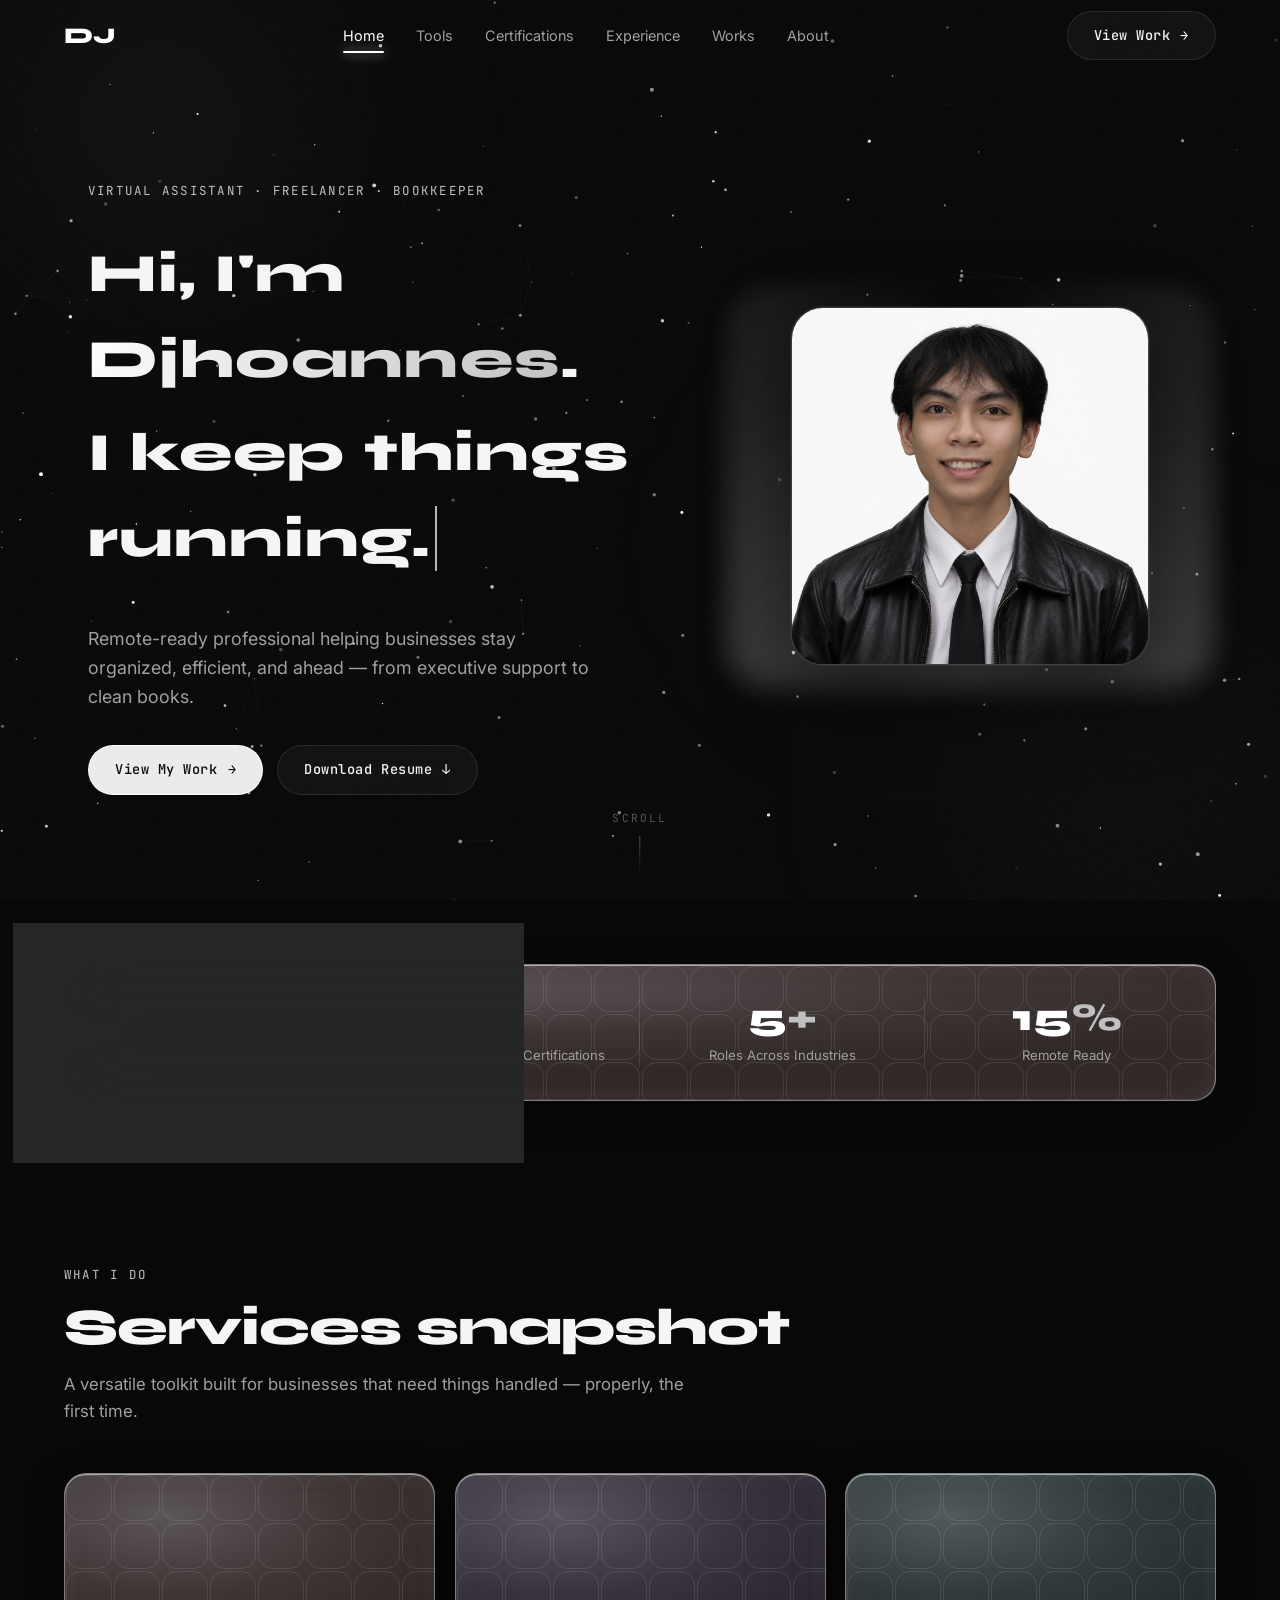
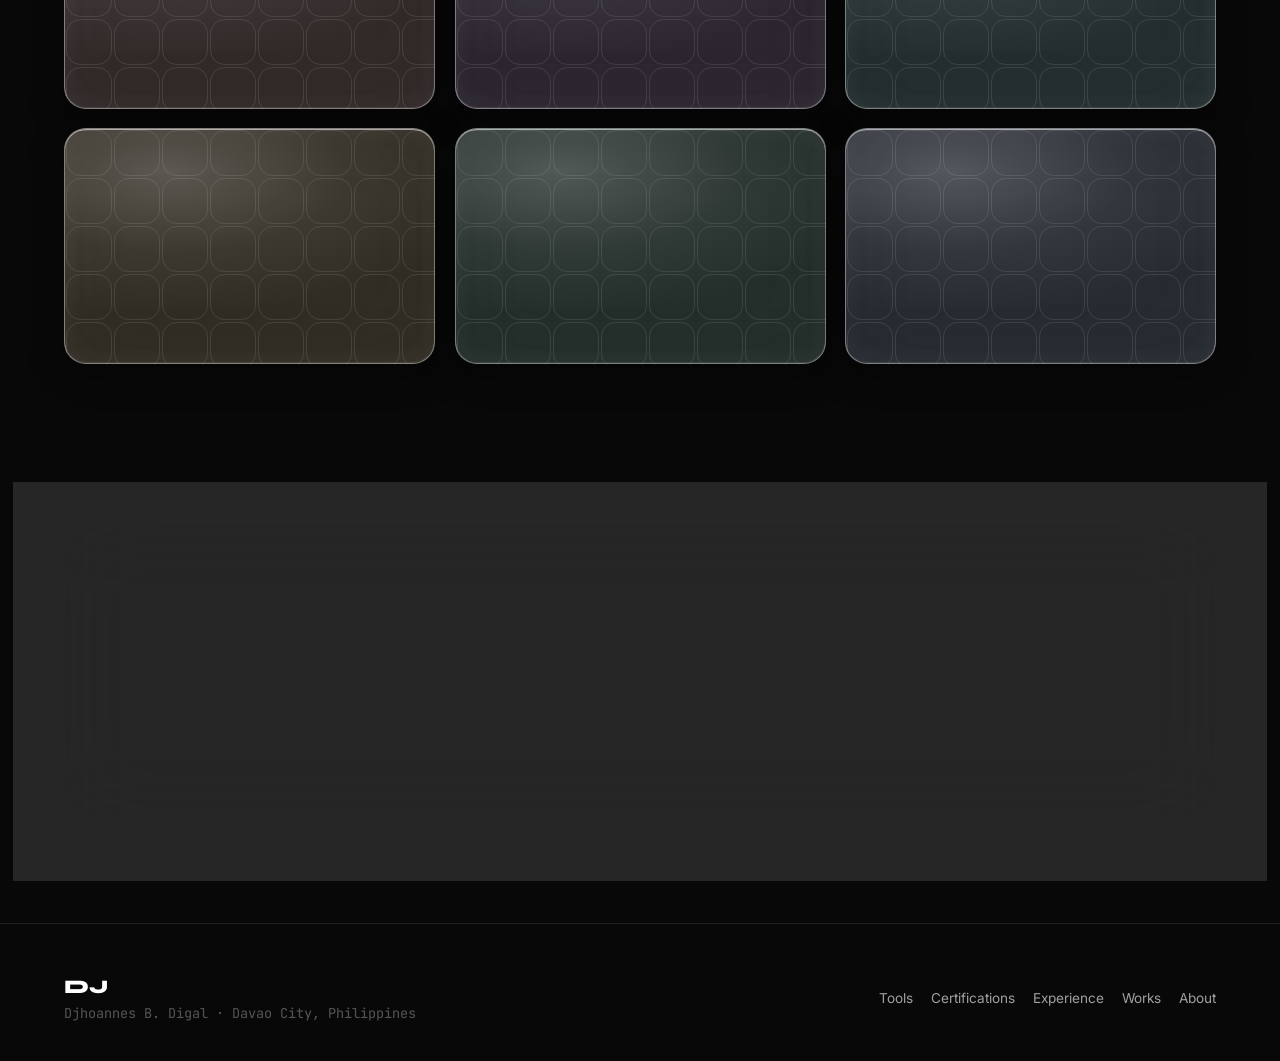
<file: index.html>
<!DOCTYPE html>
<html lang="en">
<head>
  <meta charset="UTF-8" />
  <meta name="viewport" content="width=device-width, initial-scale=1.0" />
  <title>Djhoannes Digal — Virtual Assistant · Freelancer · Bookkeeper</title>
  <meta name="description" content="Portfolio of Djhoannes Digal — a Philippines-based Virtual Assistant, Freelancer, and Certified Bookkeeper. Remote-ready, precise, reliable." />
  <link rel="preconnect" href="https://fonts.googleapis.com" />
  <link rel="preconnect" href="https://fonts.gstatic.com" crossorigin />
  <link href="https://fonts.googleapis.com/css2?family=Syne:wght@600;700;800&family=Inter:wght@400;500;600&family=JetBrains+Mono:wght@400;500&display=swap" rel="stylesheet" />
  <link rel="stylesheet" href="css/style.css" />
</head>
<body>

  <!-- ===== NAV ===== -->
  <nav class="nav">
    <div class="container">
      <a href="index.html" class="logo">DJ</a>
      <div class="nav-links">
        <a href="index.html" class="active">Home</a>
        <a href="tools.html">Tools</a>
        <a href="certifications.html">Certifications</a>
        <a href="experience.html">Experience</a>
        <a href="works.html">Works</a>
        <a href="about.html">About</a>
      </div>
      <a href="works.html" class="btn btn-ghost nav-cta">View Work <span class="arrow">→</span></a>
      <button class="hamburger" aria-label="Open menu"><span></span><span></span><span></span></button>
    </div>
  </nav>
  <div class="drawer-backdrop"></div>
  <aside class="drawer">
    <a href="index.html" class="active">Home</a>
    <a href="tools.html">Tools</a>
    <a href="certifications.html">Certifications</a>
    <a href="experience.html">Experience</a>
    <a href="works.html">Works</a>
    <a href="about.html">About</a>
  </aside>

  <!-- ===== HERO ===== -->
  <header class="hero">
    <canvas id="particles"></canvas>
    <div class="container hero-grid">
      <div class="hero-text">
        <span class="eyebrow fade-in">Virtual Assistant · Freelancer · Bookkeeper</span>
        <h1 class="hero-title fade-in d1">
          Hi, I'm <span class="accent">Djhoannes</span>.<br />
          I keep things<br />
          <span class="typewriter" data-typewriter='["running.","organized.","balanced.","on track.","efficient."]'>running.</span>
        </h1>
        <p class="hero-sub fade-in d2">
          Remote-ready professional helping businesses stay organized, efficient, and ahead —
          from executive support to clean books.
        </p>
        <div class="hero-cta fade-in d3">
          <a href="works.html" class="btn btn-primary">View My Work <span class="arrow">→</span></a>
          <a href="#" class="btn btn-ghost">Download Resume <span class="arrow">↓</span></a>
        </div>
      </div>
      <div class="hero-photo-wrap fade-in d2">
        <span class="hero-photo-ring"></span>
        <img class="hero-photo" src="assets/profile.png" alt="Djhoannes Digal" data-fallback="DZ"
             loading="eager" onerror="this.outerHTML='<div class=&quot;hero-photo img-fallback&quot; style=&quot;font-size:3rem&quot;>DZ</div>'" />
      </div>
    </div>
    <div class="scroll-hint"><span>Scroll</span><span class="line"></span></div>
  </header>

  <!-- ===== STATS ===== -->
  <section class="section-pad-sm">
    <div class="container">
      <div class="glass-card stats-row fade-in">
        <div class="stat" data-count="4"><div class="stat-num"><span class="val">4</span><span class="suffix">+</span></div><div class="stat-label">Years Experience</div></div>
        <div class="stat" data-count="3"><div class="stat-num"><span class="val">3</span></div><div class="stat-label">Industry-Recognized Certifications</div></div>
        <div class="stat" data-count="5"><div class="stat-num"><span class="val">5</span><span class="suffix">+</span></div><div class="stat-label">Roles Across Industries</div></div>
        <div class="stat" data-count="100"><div class="stat-num"><span class="val">100</span><span class="suffix">%</span></div><div class="stat-label">Remote Ready</div></div>
      </div>
    </div>
  </section>

  <!-- ===== SERVICES ===== -->
  <section>
    <div class="container">
      <span class="eyebrow fade-in">What I Do</span>
      <h2 class="section-title fade-in d1">Services snapshot</h2>
      <p class="section-sub fade-in d2">A versatile toolkit built for businesses that need things handled — properly, the first time.</p>

      <div class="grid grid-3" style="margin-top:48px">
        <div class="glass-card tilt service-card fade-in"><div class="tilt-inner"><span class="icon">🗓</span><h3>Executive Assistance</h3><p>Calendar, email, and operations management that keeps leaders focused on what matters.</p></div></div>
        <div class="glass-card tilt service-card fade-in d1"><div class="tilt-inner"><span class="icon">📚</span><h3>Bookkeeping</h3><p>QuickBooks, Xero, and full-cycle financial records kept accurate and audit-ready.</p></div></div>
        <div class="glass-card tilt service-card fade-in d2"><div class="tilt-inner"><span class="icon">📊</span><h3>Data &amp; Reporting</h3><p>Dashboards, spreadsheets, and analytics support that turn raw numbers into decisions.</p></div></div>
        <div class="glass-card tilt service-card fade-in"><div class="tilt-inner"><span class="icon">📱</span><h3>Social Media Management</h3><p>Scheduling, engagement, and content coordination across every platform that counts.</p></div></div>
        <div class="glass-card tilt service-card fade-in d1"><div class="tilt-inner"><span class="icon">🛒</span><h3>E-commerce Support</h3><p>Product listing, inventory, and platform management with airtight accuracy.</p></div></div>
        <div class="glass-card tilt service-card fade-in d2"><div class="tilt-inner"><span class="icon">🎬</span><h3>Content &amp; Admin Support</h3><p>Video editing, transcription, and file management — the details, handled.</p></div></div>
      </div>
    </div>
  </section>

  <!-- ===== CTA STRIP ===== -->
  <section class="section-pad-sm">
    <div class="container">
      <div class="glass-card cta-strip fade-in">
        <span class="eyebrow">Let's talk</span>
        <h2>Ready to work together?</h2>
        <a href="about.html#contact" class="btn btn-primary">Get in touch <span class="arrow">→</span></a>
      </div>
    </div>
  </section>

  <!-- ===== FOOTER ===== -->
  <footer class="footer">
    <div class="container">
      <div>
        <a href="index.html" class="logo">DJ</a>
        <p class="tagline">Djhoannes B. Digal · Davao City, Philippines</p>
      </div>
      <div class="footer-links">
        <a href="tools.html">Tools</a>
        <a href="certifications.html">Certifications</a>
        <a href="experience.html">Experience</a>
        <a href="works.html">Works</a>
        <a href="about.html">About</a>
      </div>
    </div>
  </footer>

  <!-- ===== LIGHTBOX (shared) ===== -->
  <div class="lightbox">
    <button class="lightbox-close" aria-label="Close">&times;</button>
    <div class="lightbox-content"></div>
  </div>

  <script src="js/main.js"></script>
</body>
</html>
</file>
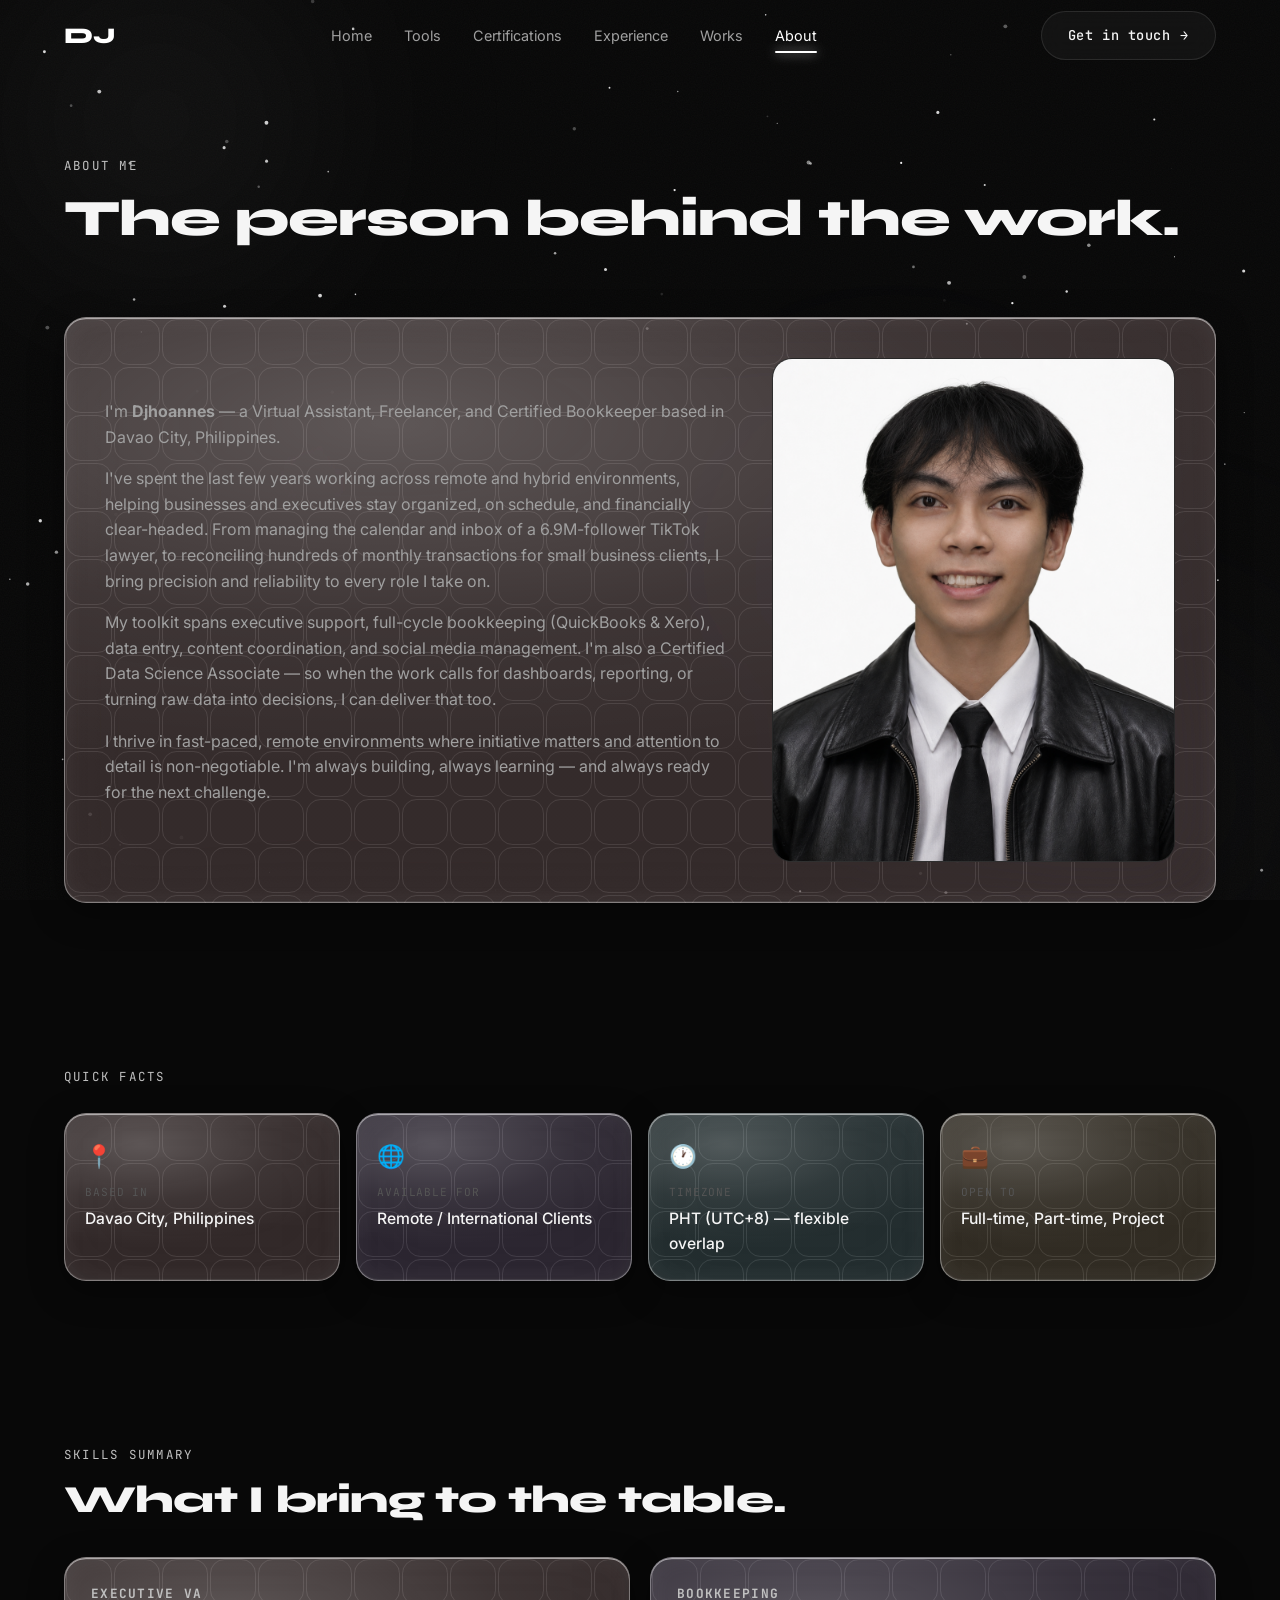
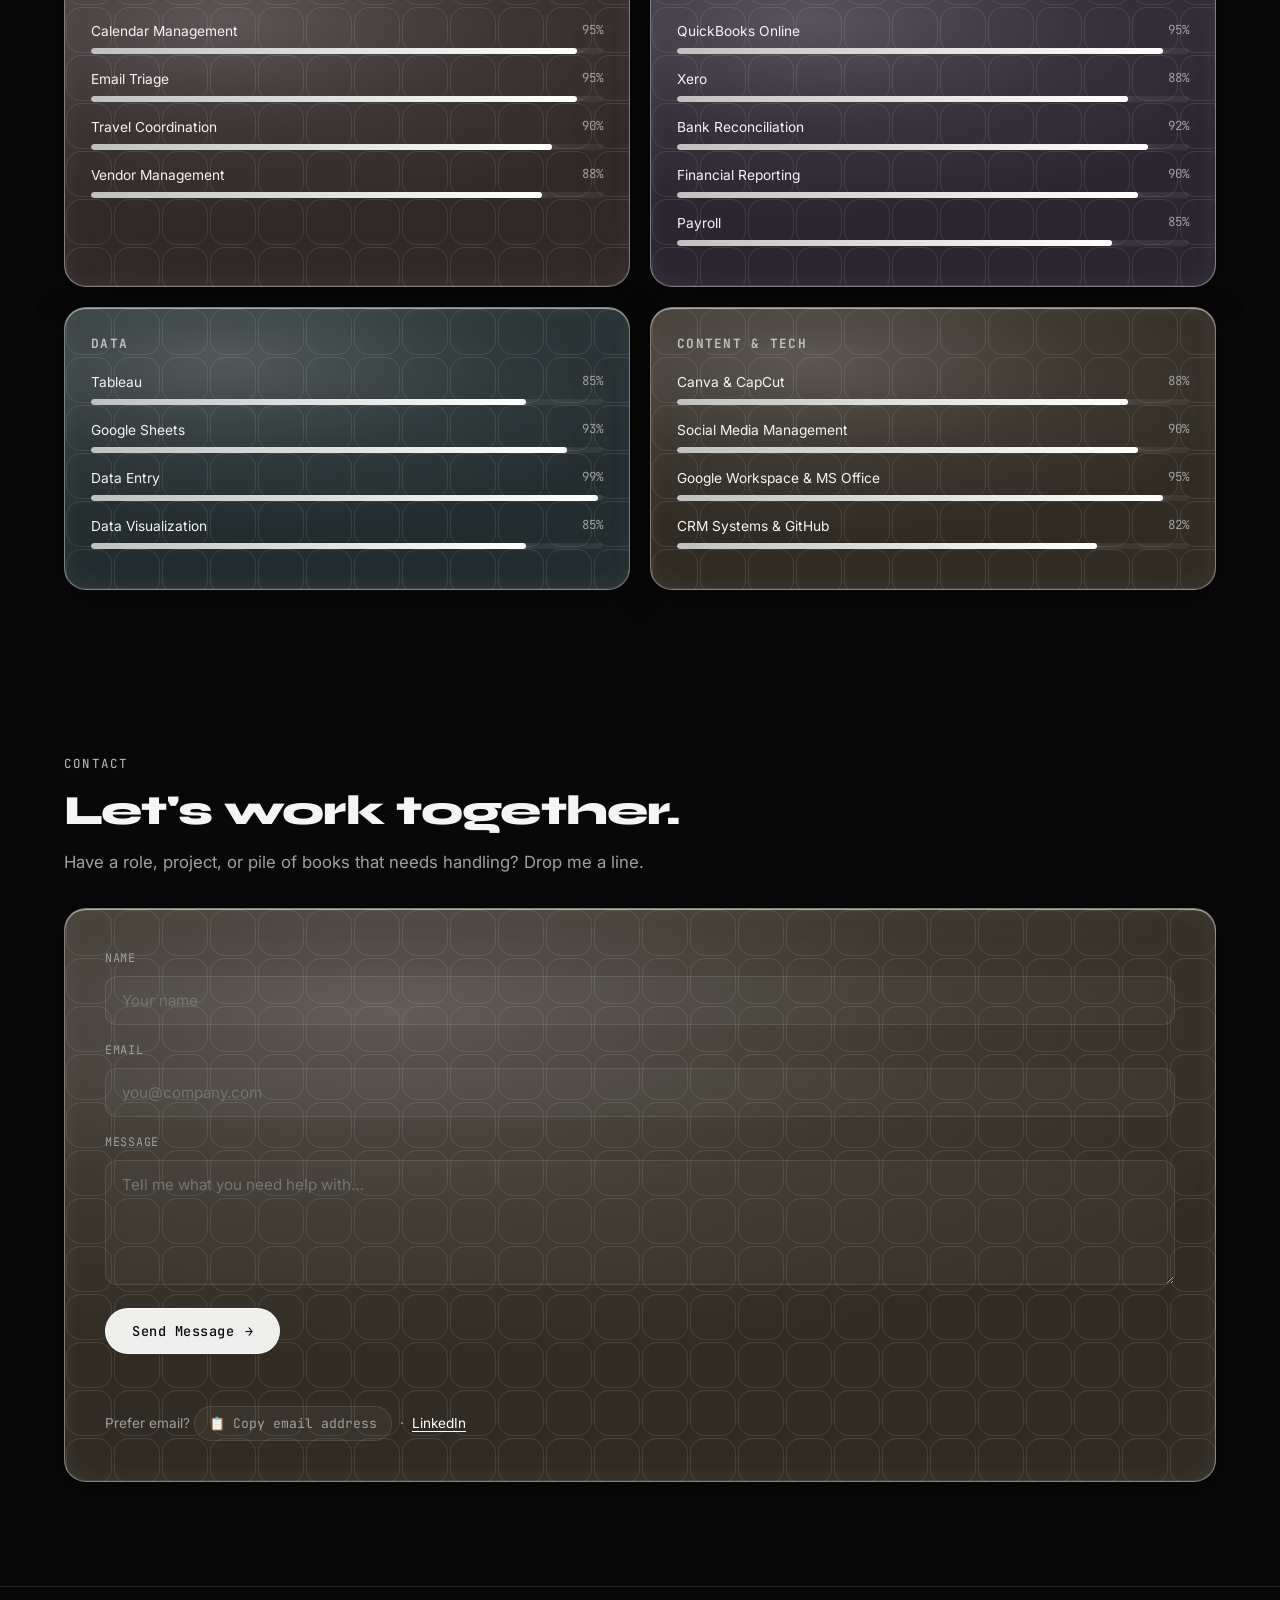
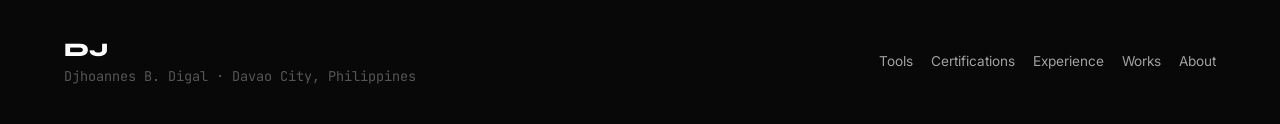
<file: about.html>
<!DOCTYPE html>
<html lang="en">
<head>
  <meta charset="UTF-8" />
  <meta name="viewport" content="width=device-width, initial-scale=1.0" />
  <title>About — Djhoannes Digal</title>
  <meta name="description" content="The person behind the work — Djhoannes Digal, Virtual Assistant, Freelancer, and Certified Bookkeeper based in Davao City, Philippines." />
  <link rel="preconnect" href="https://fonts.googleapis.com" />
  <link rel="preconnect" href="https://fonts.gstatic.com" crossorigin />
  <link href="https://fonts.googleapis.com/css2?family=Syne:wght@600;700;800&family=Inter:wght@400;500;600&family=JetBrains+Mono:wght@400;500&display=swap" rel="stylesheet" />
  <link rel="stylesheet" href="css/style.css" />
</head>
<body>

  <nav class="nav">
    <div class="container">
      <a href="index.html" class="logo">DJ</a>
      <div class="nav-links">
        <a href="index.html">Home</a><a href="tools.html">Tools</a>
        <a href="certifications.html">Certifications</a><a href="experience.html">Experience</a>
        <a href="works.html">Works</a><a href="about.html" class="active">About</a>
      </div>
      <a href="about.html#contact" class="btn btn-ghost nav-cta">Get in touch <span class="arrow">→</span></a>
      <button class="hamburger" aria-label="Open menu"><span></span><span></span><span></span></button>
    </div>
  </nav>
  <div class="drawer-backdrop"></div>
  <aside class="drawer">
    <a href="index.html">Home</a><a href="tools.html">Tools</a>
    <a href="certifications.html">Certifications</a><a href="experience.html">Experience</a>
    <a href="works.html">Works</a><a href="about.html" class="active">About</a>
  </aside>

  <header class="page-header">
    <div class="container">
      <span class="eyebrow fade-in">About Me</span>
      <h1 class="section-title fade-in d1">The person behind the work.</h1>
    </div>
  </header>

  <!-- BIO -->
  <section style="padding-top:16px">
    <div class="container">
      <div class="glass-card about-bio fade-in">
        <div>
          <p>I'm <strong>Djhoannes</strong> — a Virtual Assistant, Freelancer, and Certified Bookkeeper based in Davao City, Philippines.</p>
          <p>I've spent the last few years working across remote and hybrid environments, helping businesses and executives stay organized, on schedule, and financially clear-headed. From managing the calendar and inbox of a 6.9M-follower TikTok lawyer, to reconciling hundreds of monthly transactions for small business clients, I bring precision and reliability to every role I take on.</p>
          <p>My toolkit spans executive support, full-cycle bookkeeping (QuickBooks &amp; Xero), data entry, content coordination, and social media management. I'm also a Certified Data Science Associate — so when the work calls for dashboards, reporting, or turning raw data into decisions, I can deliver that too.</p>
          <p>I thrive in fast-paced, remote environments where initiative matters and attention to detail is non-negotiable. I'm always building, always learning — and always ready for the next challenge.</p>
        </div>
        <img class="about-photo" src="assets/profile.png" alt="Djhoannes Digal" loading="lazy"
             onerror="this.outerHTML='<div class=&quot;about-photo img-fallback&quot; style=&quot;font-size:3rem&quot;>DZ</div>'" />
      </div>
    </div>
  </section>

  <!-- QUICK FACTS -->
  <section class="section-pad-sm">
    <div class="container">
      <span class="eyebrow fade-in">Quick Facts</span>
      <div class="facts-grid" style="margin-top:24px">
        <div class="glass-card tilt fact-card fade-in"><div class="tilt-inner"><div class="ico">📍</div><div class="k">Based in</div><div class="v">Davao City, Philippines</div></div></div>
        <div class="glass-card tilt fact-card fade-in d1"><div class="tilt-inner"><div class="ico">🌐</div><div class="k">Available for</div><div class="v">Remote / International Clients</div></div></div>
        <div class="glass-card tilt fact-card fade-in d2"><div class="tilt-inner"><div class="ico">🕐</div><div class="k">Timezone</div><div class="v">PHT (UTC+8) — flexible overlap</div></div></div>
        <div class="glass-card tilt fact-card fade-in d3"><div class="tilt-inner"><div class="ico">💼</div><div class="k">Open to</div><div class="v">Full-time, Part-time, Project</div></div></div>
      </div>
    </div>
  </section>

  <!-- SKILLS -->
  <section>
    <div class="container">
      <span class="eyebrow fade-in">Skills Summary</span>
      <h2 class="section-title fade-in d1" style="font-size:clamp(1.6rem,4vw,2.4rem)">What I bring to the table.</h2>

      <div class="grid grid-2" style="margin-top:36px">

        <div class="glass-card skill-group fade-in">
          <h4>Executive VA</h4>
          <div class="skill-bar"><div class="row"><span>Calendar Management</span><span class="pct">95%</span></div><div class="track"><div class="fill" data-level="95"></div></div></div>
          <div class="skill-bar"><div class="row"><span>Email Triage</span><span class="pct">95%</span></div><div class="track"><div class="fill" data-level="95"></div></div></div>
          <div class="skill-bar"><div class="row"><span>Travel Coordination</span><span class="pct">90%</span></div><div class="track"><div class="fill" data-level="90"></div></div></div>
          <div class="skill-bar"><div class="row"><span>Vendor Management</span><span class="pct">88%</span></div><div class="track"><div class="fill" data-level="88"></div></div></div>
        </div>

        <div class="glass-card skill-group fade-in d1">
          <h4>Bookkeeping</h4>
          <div class="skill-bar"><div class="row"><span>QuickBooks Online</span><span class="pct">95%</span></div><div class="track"><div class="fill" data-level="95"></div></div></div>
          <div class="skill-bar"><div class="row"><span>Xero</span><span class="pct">88%</span></div><div class="track"><div class="fill" data-level="88"></div></div></div>
          <div class="skill-bar"><div class="row"><span>Bank Reconciliation</span><span class="pct">92%</span></div><div class="track"><div class="fill" data-level="92"></div></div></div>
          <div class="skill-bar"><div class="row"><span>Financial Reporting</span><span class="pct">90%</span></div><div class="track"><div class="fill" data-level="90"></div></div></div>
          <div class="skill-bar"><div class="row"><span>Payroll</span><span class="pct">85%</span></div><div class="track"><div class="fill" data-level="85"></div></div></div>
        </div>

        <div class="glass-card skill-group fade-in">
          <h4>Data</h4>
          <div class="skill-bar"><div class="row"><span>Tableau</span><span class="pct">85%</span></div><div class="track"><div class="fill" data-level="85"></div></div></div>
          <div class="skill-bar"><div class="row"><span>Google Sheets</span><span class="pct">93%</span></div><div class="track"><div class="fill" data-level="93"></div></div></div>
          <div class="skill-bar"><div class="row"><span>Data Entry</span><span class="pct">99%</span></div><div class="track"><div class="fill" data-level="99"></div></div></div>
          <div class="skill-bar"><div class="row"><span>Data Visualization</span><span class="pct">85%</span></div><div class="track"><div class="fill" data-level="85"></div></div></div>
        </div>

        <div class="glass-card skill-group fade-in d1">
          <h4>Content &amp; Tech</h4>
          <div class="skill-bar"><div class="row"><span>Canva &amp; CapCut</span><span class="pct">88%</span></div><div class="track"><div class="fill" data-level="88"></div></div></div>
          <div class="skill-bar"><div class="row"><span>Social Media Management</span><span class="pct">90%</span></div><div class="track"><div class="fill" data-level="90"></div></div></div>
          <div class="skill-bar"><div class="row"><span>Google Workspace &amp; MS Office</span><span class="pct">95%</span></div><div class="track"><div class="fill" data-level="95"></div></div></div>
          <div class="skill-bar"><div class="row"><span>CRM Systems &amp; GitHub</span><span class="pct">82%</span></div><div class="track"><div class="fill" data-level="82"></div></div></div>
        </div>

      </div>
    </div>
  </section>

  <!-- CONTACT -->
  <section id="contact" class="section-pad-sm">
    <div class="container">
      <span class="eyebrow fade-in">Contact</span>
      <h2 class="section-title fade-in d1" style="font-size:clamp(1.8rem,4vw,2.6rem)">Let's work together.</h2>
      <p class="section-sub fade-in d2">Have a role, project, or pile of books that needs handling? Drop me a line.</p>

      <div class="glass-card contact-card fade-in" style="margin-top:32px">
        <form id="contact-form" class="form-grid">
          <div class="field"><label for="name">Name</label><input id="name" name="name" type="text" placeholder="Your name" required /></div>
          <div class="field"><label for="email">Email</label><input id="email" name="email" type="email" placeholder="you@company.com" required /></div>
          <div class="field"><label for="message">Message</label><textarea id="message" name="message" rows="5" placeholder="Tell me what you need help with…" required></textarea></div>
          <button type="submit" class="btn btn-primary" style="justify-self:start">Send Message <span class="arrow">→</span></button>
          <p class="form-status"></p>
        </form>
        <p class="form-note">
          Prefer email? <button class="copy-email" data-email="djhoannesdigal@gmail.com">📋 <span class="txt">Copy email address</span></button>
          &nbsp;·&nbsp; <a href="#" target="_blank" rel="noopener">LinkedIn</a>
        </p>
      </div>
    </div>
  </section>

  <footer class="footer">
    <div class="container">
      <div>
        <a href="index.html" class="logo">DJ</a>
        <p class="tagline">Djhoannes B. Digal · Davao City, Philippines</p>
      </div>
      <div class="footer-links">
        <a href="tools.html">Tools</a><a href="certifications.html">Certifications</a>
        <a href="experience.html">Experience</a><a href="works.html">Works</a><a href="about.html">About</a>
      </div>
    </div>
  </footer>

  <script src="js/main.js"></script>
</body>
</html>
</file>
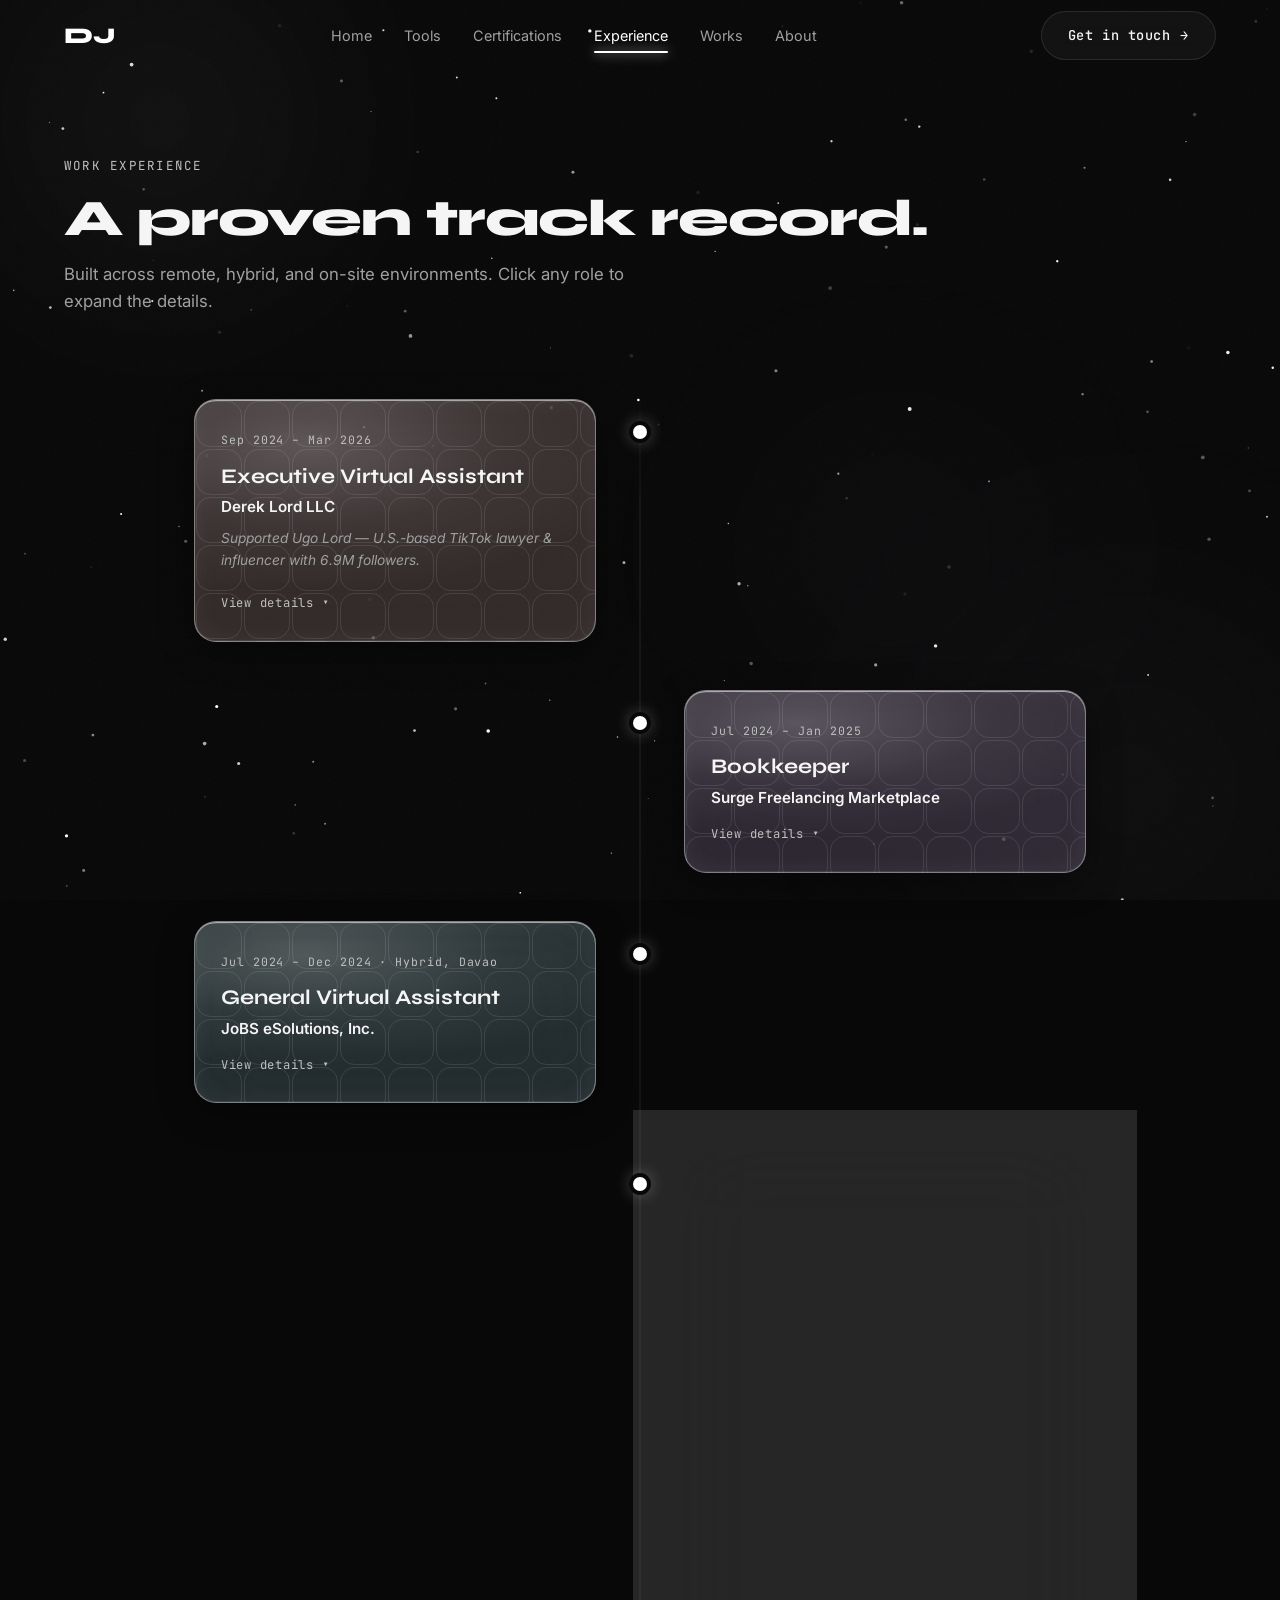
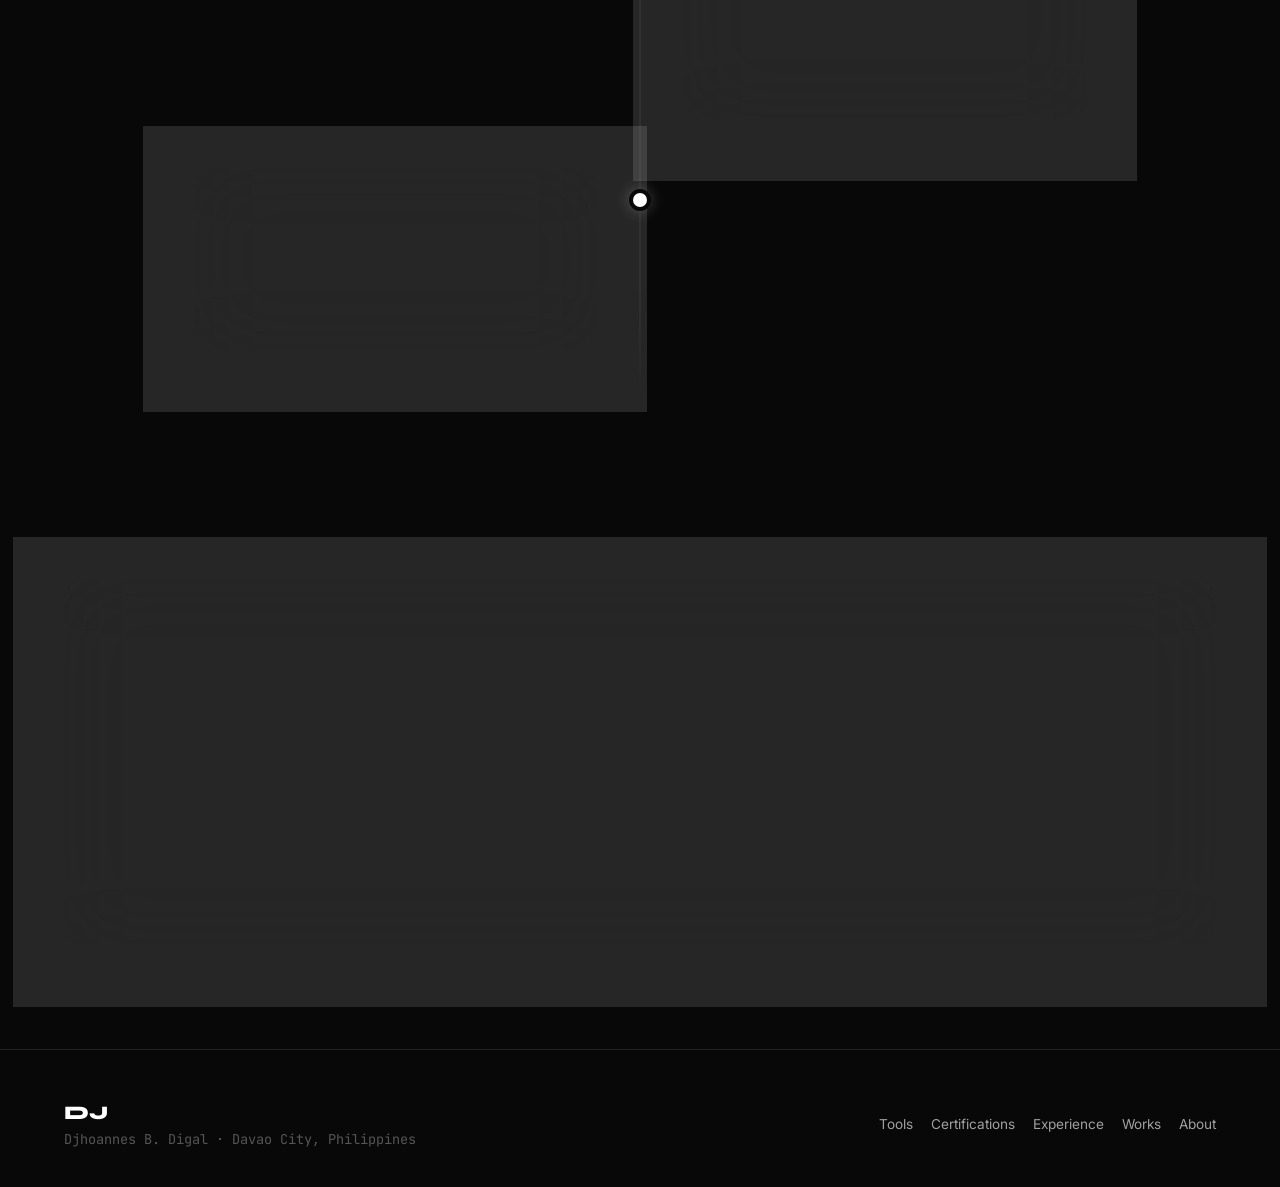
<file: experience.html>
<!DOCTYPE html>
<html lang="en">
<head>
  <meta charset="UTF-8" />
  <meta name="viewport" content="width=device-width, initial-scale=1.0" />
  <title>Work Experience — Djhoannes Digal</title>
  <meta name="description" content="A track record built across remote, hybrid, and on-site environments by Djhoannes Digal." />
  <link rel="preconnect" href="https://fonts.googleapis.com" />
  <link rel="preconnect" href="https://fonts.gstatic.com" crossorigin />
  <link href="https://fonts.googleapis.com/css2?family=Syne:wght@600;700;800&family=Inter:wght@400;500;600&family=JetBrains+Mono:wght@400;500&display=swap" rel="stylesheet" />
  <link rel="stylesheet" href="css/style.css" />
</head>
<body>

  <nav class="nav">
    <div class="container">
      <a href="index.html" class="logo">DJ</a>
      <div class="nav-links">
        <a href="index.html">Home</a><a href="tools.html">Tools</a>
        <a href="certifications.html">Certifications</a>
        <a href="experience.html" class="active">Experience</a>
        <a href="works.html">Works</a><a href="about.html">About</a>
      </div>
      <a href="about.html#contact" class="btn btn-ghost nav-cta">Get in touch <span class="arrow">→</span></a>
      <button class="hamburger" aria-label="Open menu"><span></span><span></span><span></span></button>
    </div>
  </nav>
  <div class="drawer-backdrop"></div>
  <aside class="drawer">
    <a href="index.html">Home</a><a href="tools.html">Tools</a>
    <a href="certifications.html">Certifications</a>
    <a href="experience.html" class="active">Experience</a>
    <a href="works.html">Works</a><a href="about.html">About</a>
  </aside>

  <header class="page-header">
    <div class="container">
      <span class="eyebrow fade-in">Work Experience</span>
      <h1 class="section-title fade-in d1">A proven track record.</h1>
      <p class="section-sub fade-in d2">Built across remote, hybrid, and on-site environments. Click any role to expand the details.</p>
    </div>
  </header>

  <section style="padding-top:24px">
    <div class="container">
      <div class="timeline">

        <!-- Role 1 -->
        <div class="tl-item fade-in">
          <span class="tl-dot"></span>
          <div class="glass-card tl-card">
            <span class="tl-period">Sep 2024 – Mar 2026</span>
            <h3>Executive Virtual Assistant</h3>
            <div class="tl-company">Derek Lord LLC</div>
            <p class="tl-note">Supported Ugo Lord — U.S.-based TikTok lawyer &amp; influencer with 6.9M followers.</p>
            <ul class="tl-bullets">
              <li>Managed 50+ appointments and calendar events monthly across multiple time zones</li>
              <li>Triaged 100+ emails/week with a priority-flagging system that cut response time by 30%</li>
              <li>Built a follow-up tracking system from scratch that flagged 20+ pending items daily</li>
              <li>Coordinated vendor relationships across 5+ service providers with 100% on-time delivery</li>
              <li>Managed TikTok presence for a 6.9M-follower creator across 3+ platforms</li>
              <li>Listed and managed products across 3+ online selling platforms with 100% inventory accuracy</li>
              <li>Coordinated wardrobe and tailoring services for 10+ content shoots with zero scheduling conflicts</li>
              <li>Handled travel logistics across 5+ trips — hotels, dining, court scheduling — zero last-minute issues</li>
              <li>Processed payroll records and managed confidential legal, financial, and personal documentation</li>
              <li>Conducted research and prepared recommendations across 15+ travel, scheduling, and content decisions</li>
            </ul>
            <button class="tl-toggle"><span class="label">View details</span><span class="chev">▾</span></button>
          </div>
        </div>

        <!-- Role 2 -->
        <div class="tl-item fade-in">
          <span class="tl-dot"></span>
          <div class="glass-card tl-card">
            <span class="tl-period">Jul 2024 – Jan 2025</span>
            <h3>Bookkeeper</h3>
            <div class="tl-company">Surge Freelancing Marketplace</div>
            <ul class="tl-bullets">
              <li>Maintained books for 3–5 small business clients across service-based and e-commerce industries</li>
              <li>Reconciled 150–200 transactions monthly per client with zero unresolved discrepancies</li>
              <li>Managed invoicing, billing, accounts payable and receivable</li>
              <li>Performed monthly bank reconciliations and prepared P&amp;L, balance sheets, and cash flow reports</li>
              <li>Processed payroll and maintained fixed asset schedules with depreciation documentation</li>
              <li>Organized tax compliance documentation for year-end reporting</li>
            </ul>
            <button class="tl-toggle"><span class="label">View details</span><span class="chev">▾</span></button>
          </div>
        </div>

        <!-- Role 3 -->
        <div class="tl-item fade-in">
          <span class="tl-dot"></span>
          <div class="glass-card tl-card">
            <span class="tl-period">Jul 2024 – Dec 2024 · Hybrid, Davao</span>
            <h3>General Virtual Assistant</h3>
            <div class="tl-company">JoBS eSolutions, Inc.</div>
            <ul class="tl-bullets">
              <li>Managed email and calendar for 3–5 clients simultaneously — 50+ emails/week per client, zero missed follow-ups</li>
              <li>Performed data entry across large datasets with 99%+ accuracy</li>
              <li>Completed 2–3 hours of audio/video transcription per week</li>
              <li>Produced 1–2 Canva graphics per week for client content needs</li>
              <li>Created and edited 3–5 short-form videos per week using CapCut</li>
              <li>Managed social media accounts across 3+ platforms</li>
              <li>Provided customer support via email and chat — 20–30 inquiries/week</li>
              <li>Organized digital file systems across Google Drive for 5+ clients</li>
            </ul>
            <button class="tl-toggle"><span class="label">View details</span><span class="chev">▾</span></button>
          </div>
        </div>

        <!-- Role 4 -->
        <div class="tl-item fade-in">
          <span class="tl-dot"></span>
          <div class="glass-card tl-card">
            <span class="tl-period">Jun 2022 – Sep 2024</span>
            <h3>Customer Experience Representative</h3>
            <div class="tl-company">Alorica Teleservices, Inc.</div>
            <p class="tl-note">Handled U.S. logistics support for XPO Logistics and RXO.</p>
            <ul class="tl-bullets">
              <li>Managed 80–100 calls daily across inbound and outbound campaigns</li>
              <li>Processed emails, data entry, and CRM case logging following strict SOPs</li>
              <li>Coordinated with hubs, vendors, and escalation teams on freight operations</li>
            </ul>
            <div class="tl-achievements">
              <div class="tl-achievement">🏆 XPO Logistics Top Nester — 100% Overall Score, highest in nesting period</div>
              <div class="tl-achievement">🏆 RXO Dec 2022 Overall Outbound Top QA Performer — 100% QA Score</div>
              <div class="tl-achievement">🏆 RXO Dec 2022 Outbound Top Agent — 107.25% Weighted Average Score</div>
              <div class="tl-achievement">🏆 RXO Dec 2022 Overall Top Quality — 85s OB ATT, 100% Attendance</div>
            </div>
            <button class="tl-toggle"><span class="label">View details</span><span class="chev">▾</span></button>
          </div>
        </div>

        <!-- Role 5 -->
        <div class="tl-item fade-in">
          <span class="tl-dot"></span>
          <div class="glass-card tl-card">
            <span class="tl-period">Jun 2021 – Dec 2021</span>
            <h3>Data Encoder</h3>
            <div class="tl-company">TUPAD (LGU Davao City)</div>
            <ul class="tl-bullets">
              <li>Encoded and validated 7,600+ scholar records across multiple institutions</li>
              <li>Organised data by district following LGU documentation standards</li>
              <li>Created charts to visualize scholar data distribution for program administrators</li>
            </ul>
            <button class="tl-toggle"><span class="label">View details</span><span class="chev">▾</span></button>
          </div>
        </div>

      </div>
    </div>
  </section>

  <section class="section-pad-sm">
    <div class="container">
      <div class="glass-card cta-strip fade-in">
        <span class="eyebrow">Like what you see?</span>
        <h2>Let's add your business to the list.</h2>
        <a href="about.html#contact" class="btn btn-primary">Get in touch <span class="arrow">→</span></a>
      </div>
    </div>
  </section>

  <footer class="footer">
    <div class="container">
      <div>
        <a href="index.html" class="logo">DJ</a>
        <p class="tagline">Djhoannes B. Digal · Davao City, Philippines</p>
      </div>
      <div class="footer-links">
        <a href="tools.html">Tools</a><a href="certifications.html">Certifications</a>
        <a href="experience.html">Experience</a><a href="works.html">Works</a><a href="about.html">About</a>
      </div>
    </div>
  </footer>

  <script src="js/main.js"></script>
</body>
</html>
</file>
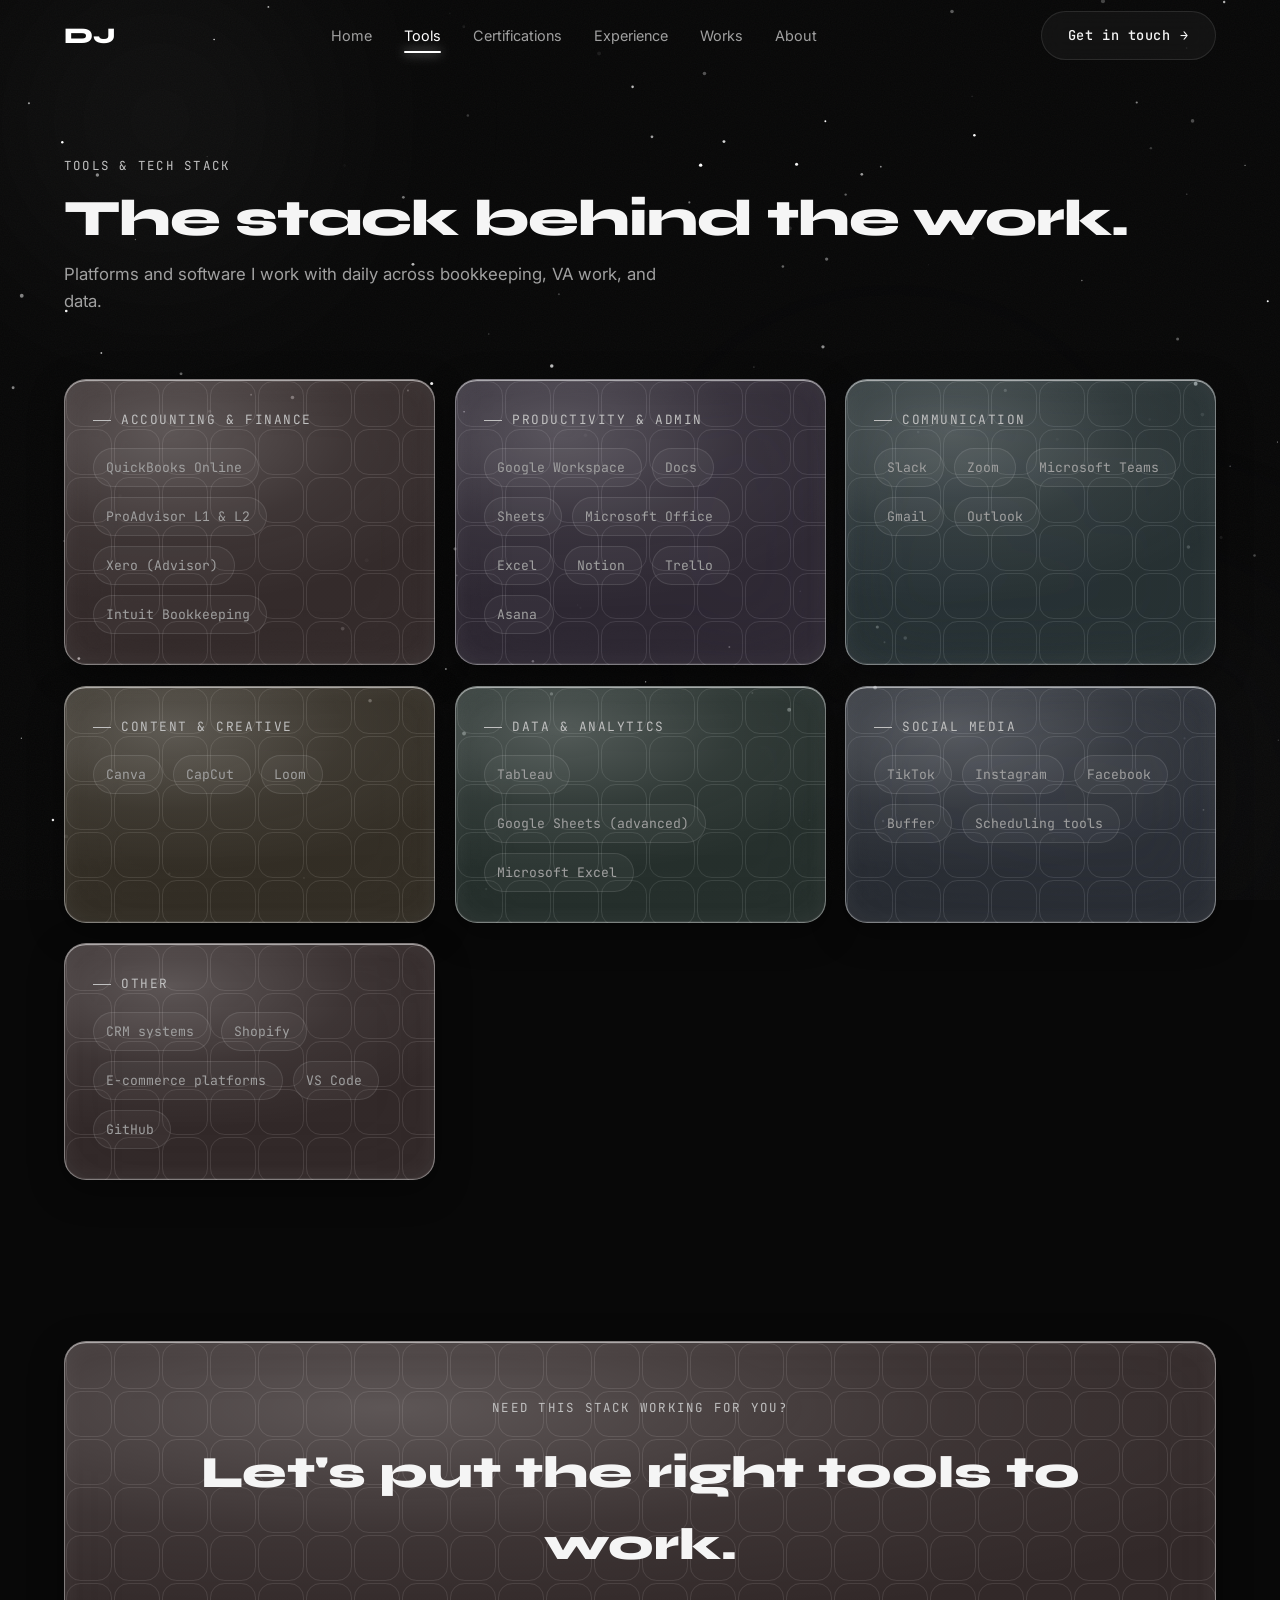
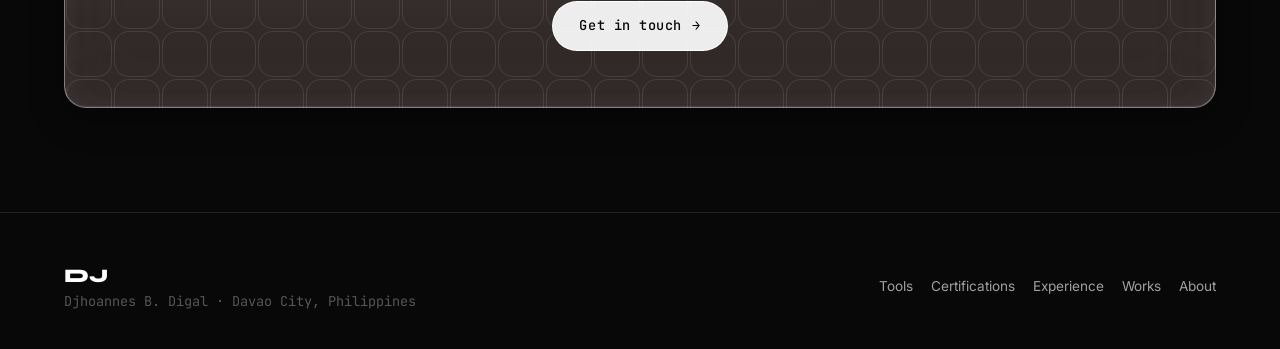
<file: tools.html>
<!DOCTYPE html>
<html lang="en">
<head>
  <meta charset="UTF-8" />
  <meta name="viewport" content="width=device-width, initial-scale=1.0" />
  <title>Tools &amp; Tech Stack — Djhoannes Digal</title>
  <meta name="description" content="Platforms and software Djhoannes Digal works with daily across bookkeeping, VA work, and data." />
  <link rel="preconnect" href="https://fonts.googleapis.com" />
  <link rel="preconnect" href="https://fonts.gstatic.com" crossorigin />
  <link href="https://fonts.googleapis.com/css2?family=Syne:wght@600;700;800&family=Inter:wght@400;500;600&family=JetBrains+Mono:wght@400;500&display=swap" rel="stylesheet" />
  <link rel="stylesheet" href="css/style.css" />
</head>
<body>

  <nav class="nav">
    <div class="container">
      <a href="index.html" class="logo">DJ</a>
      <div class="nav-links">
        <a href="index.html">Home</a>
        <a href="tools.html" class="active">Tools</a>
        <a href="certifications.html">Certifications</a>
        <a href="experience.html">Experience</a>
        <a href="works.html">Works</a>
        <a href="about.html">About</a>
      </div>
      <a href="about.html#contact" class="btn btn-ghost nav-cta">Get in touch <span class="arrow">→</span></a>
      <button class="hamburger" aria-label="Open menu"><span></span><span></span><span></span></button>
    </div>
  </nav>
  <div class="drawer-backdrop"></div>
  <aside class="drawer">
    <a href="index.html">Home</a>
    <a href="tools.html" class="active">Tools</a>
    <a href="certifications.html">Certifications</a>
    <a href="experience.html">Experience</a>
    <a href="works.html">Works</a>
    <a href="about.html">About</a>
  </aside>

  <header class="page-header">
    <div class="container">
      <span class="eyebrow fade-in">Tools &amp; Tech Stack</span>
      <h1 class="section-title fade-in d1">The stack behind the work.</h1>
      <p class="section-sub fade-in d2">Platforms and software I work with daily across bookkeeping, VA work, and data.</p>
    </div>
  </header>

  <section style="padding-top:24px">
    <div class="container">
      <div class="grid grid-3">

        <div class="glass-card tilt tool-group fade-in"><div class="tilt-inner">
          <div class="group-label">Accounting &amp; Finance</div>
          <div class="chips">
            <span class="chip"><img class="chip-logo" src="https://cdn.simpleicons.org/quickbooks" alt="" width="24" height="24" onerror="this.remove()" />QuickBooks Online</span><span class="chip">ProAdvisor L1 &amp; L2</span>
            <span class="chip"><img class="chip-logo" src="https://cdn.simpleicons.org/xero" alt="" width="24" height="24" onerror="this.remove()" />Xero (Advisor)</span><span class="chip">Intuit Bookkeeping</span>
          </div>
        </div></div>

        <div class="glass-card tilt tool-group fade-in d1"><div class="tilt-inner">
          <div class="group-label">Productivity &amp; Admin</div>
          <div class="chips">
            <span class="chip"><img class="chip-logo" src="https://cdn.simpleicons.org/google" alt="" width="24" height="24" onerror="this.remove()" />Google Workspace</span><span class="chip">Docs</span><span class="chip">Sheets</span>
            <span class="chip"><img class="chip-logo" src="https://api.iconify.design/logos/microsoft-icon.svg" alt="" width="24" height="24" onerror="this.remove()" />Microsoft Office</span><span class="chip">Excel</span>
            <span class="chip"><img class="chip-logo" src="https://cdn.simpleicons.org/notion/white" alt="" width="24" height="24" onerror="this.remove()" />Notion</span><span class="chip"><img class="chip-logo" src="https://cdn.simpleicons.org/trello" alt="" width="24" height="24" onerror="this.remove()" />Trello</span><span class="chip"><img class="chip-logo" src="https://cdn.simpleicons.org/asana" alt="" width="24" height="24" onerror="this.remove()" />Asana</span>
          </div>
        </div></div>

        <div class="glass-card tilt tool-group fade-in d2"><div class="tilt-inner">
          <div class="group-label">Communication</div>
          <div class="chips">
            <span class="chip"><img class="chip-logo" src="https://api.iconify.design/logos/slack-icon.svg" alt="" width="24" height="24" onerror="this.remove()" />Slack</span><span class="chip"><img class="chip-logo" src="https://cdn.simpleicons.org/zoom" alt="" width="24" height="24" onerror="this.remove()" />Zoom</span><span class="chip">Microsoft Teams</span>
            <span class="chip">Gmail</span><span class="chip">Outlook</span>
          </div>
        </div></div>

        <div class="glass-card tilt tool-group fade-in"><div class="tilt-inner">
          <div class="group-label">Content &amp; Creative</div>
          <div class="chips">
            <span class="chip"><img class="chip-logo" src="https://api.iconify.design/devicon/canva.svg" alt="" width="24" height="24" onerror="this.remove()" />Canva</span><span class="chip">CapCut</span><span class="chip">Loom</span>
          </div>
        </div></div>

        <div class="glass-card tilt tool-group fade-in d1"><div class="tilt-inner">
          <div class="group-label">Data &amp; Analytics</div>
          <div class="chips">
            <span class="chip"><img class="chip-logo" src="https://api.iconify.design/logos/tableau-icon.svg" alt="" width="24" height="24" onerror="this.remove()" />Tableau</span><span class="chip">Google Sheets (advanced)</span><span class="chip">Microsoft Excel</span>
          </div>
        </div></div>

        <div class="glass-card tilt tool-group fade-in d2"><div class="tilt-inner">
          <div class="group-label">Social Media</div>
          <div class="chips">
            <span class="chip"><img class="chip-logo" src="https://cdn.simpleicons.org/tiktok/white" alt="" width="24" height="24" onerror="this.remove()" />TikTok</span><span class="chip"><img class="chip-logo" src="https://cdn.simpleicons.org/instagram" alt="" width="24" height="24" onerror="this.remove()" />Instagram</span><span class="chip"><img class="chip-logo" src="https://cdn.simpleicons.org/facebook" alt="" width="24" height="24" onerror="this.remove()" />Facebook</span>
            <span class="chip">Buffer</span><span class="chip">Scheduling tools</span>
          </div>
        </div></div>

        <div class="glass-card tilt tool-group fade-in"><div class="tilt-inner">
          <div class="group-label">Other</div>
          <div class="chips">
            <span class="chip">CRM systems</span><span class="chip">Shopify</span><span class="chip">E-commerce platforms</span>
            <span class="chip">VS Code</span><span class="chip"><img class="chip-logo" src="https://cdn.simpleicons.org/github/white" alt="" width="24" height="24" onerror="this.remove()" />GitHub</span>
          </div>
        </div></div>

      </div>
    </div>
  </section>

  <section class="section-pad-sm">
    <div class="container">
      <div class="glass-card cta-strip fade-in">
        <span class="eyebrow">Need this stack working for you?</span>
        <h2>Let's put the right tools to work.</h2>
        <a href="about.html#contact" class="btn btn-primary">Get in touch <span class="arrow">→</span></a>
      </div>
    </div>
  </section>

  <footer class="footer">
    <div class="container">
      <div>
        <a href="index.html" class="logo">DJ</a>
        <p class="tagline">Djhoannes B. Digal · Davao City, Philippines</p>
      </div>
      <div class="footer-links">
        <a href="tools.html">Tools</a><a href="certifications.html">Certifications</a>
        <a href="experience.html">Experience</a><a href="works.html">Works</a><a href="about.html">About</a>
      </div>
    </div>
  </footer>

  <script src="js/main.js"></script>
</body>
</html>
</file>
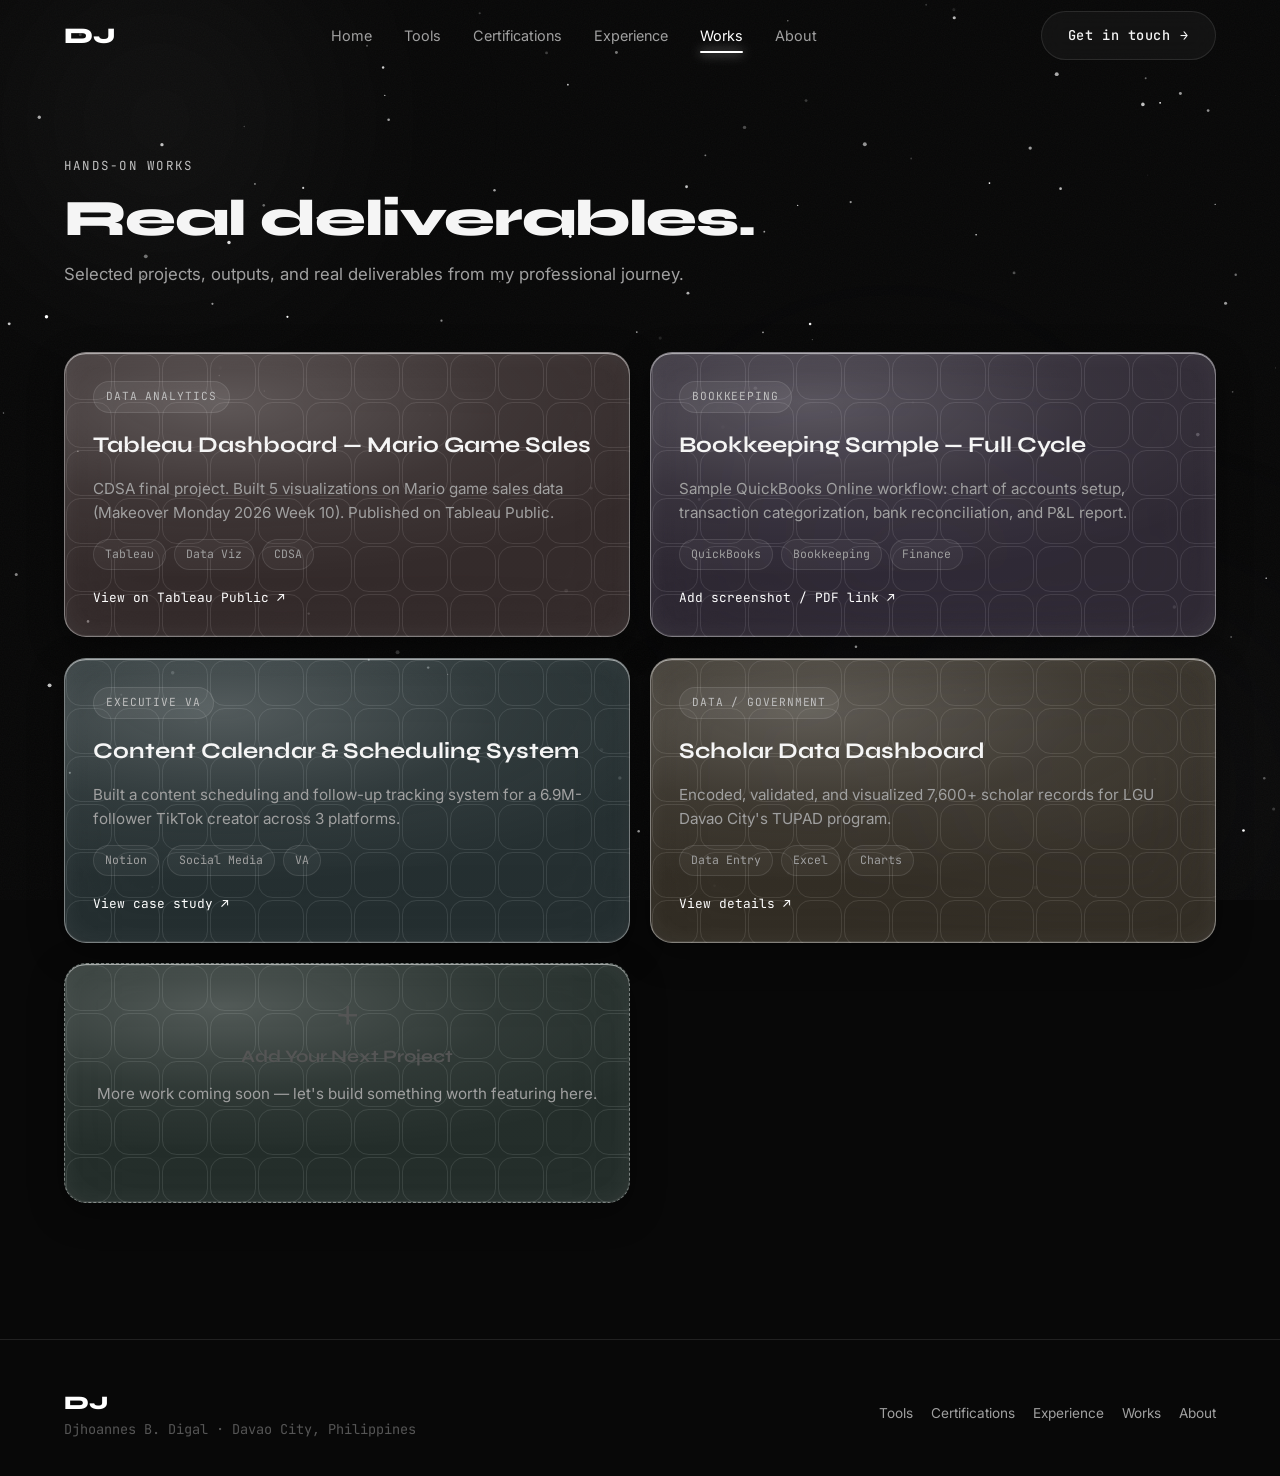
<file: works.html>
<!DOCTYPE html>
<html lang="en">
<head>
  <meta charset="UTF-8" />
  <meta name="viewport" content="width=device-width, initial-scale=1.0" />
  <title>Hands-On Works — Djhoannes Digal</title>
  <meta name="description" content="Selected projects, outputs, and real deliverables from the professional journey of Djhoannes Digal." />
  <link rel="preconnect" href="https://fonts.googleapis.com" />
  <link rel="preconnect" href="https://fonts.gstatic.com" crossorigin />
  <link href="https://fonts.googleapis.com/css2?family=Syne:wght@600;700;800&family=Inter:wght@400;500;600&family=JetBrains+Mono:wght@400;500&display=swap" rel="stylesheet" />
  <link rel="stylesheet" href="css/style.css" />
</head>
<body>

  <nav class="nav">
    <div class="container">
      <a href="index.html" class="logo">DJ</a>
      <div class="nav-links">
        <a href="index.html">Home</a><a href="tools.html">Tools</a>
        <a href="certifications.html">Certifications</a><a href="experience.html">Experience</a>
        <a href="works.html" class="active">Works</a><a href="about.html">About</a>
      </div>
      <a href="about.html#contact" class="btn btn-ghost nav-cta">Get in touch <span class="arrow">→</span></a>
      <button class="hamburger" aria-label="Open menu"><span></span><span></span><span></span></button>
    </div>
  </nav>
  <div class="drawer-backdrop"></div>
  <aside class="drawer">
    <a href="index.html">Home</a><a href="tools.html">Tools</a>
    <a href="certifications.html">Certifications</a><a href="experience.html">Experience</a>
    <a href="works.html" class="active">Works</a><a href="about.html">About</a>
  </aside>

  <header class="page-header">
    <div class="container">
      <span class="eyebrow fade-in">Hands-On Works</span>
      <h1 class="section-title fade-in d1">Real deliverables.</h1>
      <p class="section-sub fade-in d2">Selected projects, outputs, and real deliverables from my professional journey.</p>
    </div>
  </header>

  <section style="padding-top:24px">
    <div class="container">
      <div class="grid grid-2">

        <article class="glass-card tilt work-card fade-in"><div class="tilt-inner" style="display:flex;flex-direction:column;gap:14px;height:100%">
          <span class="badge">Data Analytics</span>
          <h3>Tableau Dashboard — Mario Game Sales</h3>
          <p>CDSA final project. Built 5 visualizations on Mario game sales data (Makeover Monday 2026 Week 10). Published on Tableau Public.</p>
          <div class="work-tags"><span>Tableau</span><span>Data Viz</span><span>CDSA</span></div>
          <a class="work-link" href="https://public.tableau.com/views/MarioGameSales_17804764390380/MarioGameSalesDashboard?:language=en-US&amp;:sid=&amp;:redirect=auth&amp;:display_count=n&amp;:origin=viz_share_link" target="_blank" rel="noopener">View on Tableau Public <span class="arrow">↗</span></a>
        </div></article>

        <article class="glass-card tilt work-card fade-in d1"><div class="tilt-inner" style="display:flex;flex-direction:column;gap:14px;height:100%">
          <span class="badge">Bookkeeping</span>
          <h3>Bookkeeping Sample — Full Cycle</h3>
          <p>Sample QuickBooks Online workflow: chart of accounts setup, transaction categorization, bank reconciliation, and P&amp;L report.</p>
          <div class="work-tags"><span>QuickBooks</span><span>Bookkeeping</span><span>Finance</span></div>
          <a class="work-link" href="#">Add screenshot / PDF link <span class="arrow">↗</span></a>
        </div></article>

        <article class="glass-card tilt work-card fade-in"><div class="tilt-inner" style="display:flex;flex-direction:column;gap:14px;height:100%">
          <span class="badge">Executive VA</span>
          <h3>Content Calendar &amp; Scheduling System</h3>
          <p>Built a content scheduling and follow-up tracking system for a 6.9M-follower TikTok creator across 3 platforms.</p>
          <div class="work-tags"><span>Notion</span><span>Social Media</span><span>VA</span></div>
          <a class="work-link" href="#">View case study <span class="arrow">↗</span></a>
        </div></article>

        <article class="glass-card tilt work-card fade-in d1"><div class="tilt-inner" style="display:flex;flex-direction:column;gap:14px;height:100%">
          <span class="badge">Data / Government</span>
          <h3>Scholar Data Dashboard</h3>
          <p>Encoded, validated, and visualized 7,600+ scholar records for LGU Davao City's TUPAD program.</p>
          <div class="work-tags"><span>Data Entry</span><span>Excel</span><span>Charts</span></div>
          <a class="work-link" href="#">View details <span class="arrow">↗</span></a>
        </div></article>

        <a class="glass-card work-card placeholder fade-in d2" href="about.html#contact">
          <span class="plus">+</span>
          <h3 style="font-size:1.1rem">Add Your Next Project</h3>
          <p>More work coming soon — let's build something worth featuring here.</p>
        </a>

      </div>
    </div>
  </section>

  <footer class="footer">
    <div class="container">
      <div>
        <a href="index.html" class="logo">DJ</a>
        <p class="tagline">Djhoannes B. Digal · Davao City, Philippines</p>
      </div>
      <div class="footer-links">
        <a href="tools.html">Tools</a><a href="certifications.html">Certifications</a>
        <a href="experience.html">Experience</a><a href="works.html">Works</a><a href="about.html">About</a>
      </div>
    </div>
  </footer>

  <script src="js/main.js"></script>
</body>
</html>
</file>
<file: css/style.css>
/* ============================================================
   Djhoannes Digal — Portfolio
   Liquid-glass / frosted glassmorphism on void black
   ============================================================ */

/* ---------- Design Tokens ---------- */
:root {
  --bg-void:        #080808;
  --bg-surface:     #0f0f0f;
  --glass-bg:       rgba(255, 255, 255, 0.04);
  --glass-border:   rgba(255, 255, 255, 0.10);
  --glass-hover:    rgba(255, 255, 255, 0.08);
  --accent-white:   #ffffff;
  --accent-silver:  #c0c0c0;
  --accent-glow:    rgba(255, 255, 255, 0.15);
  --text-primary:   #f5f5f5;
  --text-secondary: #a0a0a0;
  --text-muted:     #555555;

  --font-display: 'Syne', sans-serif;
  --font-body:    'Inter', sans-serif;
  --font-mono:    'JetBrains Mono', monospace;

  --maxw: 1200px;
  --nav-h: 72px;
  --ease: cubic-bezier(0.22, 1, 0.36, 1);
}

/* ---------- Reset ---------- */
*,
*::before,
*::after { box-sizing: border-box; margin: 0; padding: 0; }

html {
  scroll-behavior: smooth;
  scroll-padding-top: calc(var(--nav-h) + 20px);
  -webkit-text-size-adjust: 100%;
}

body {
  background: var(--bg-void);
  color: var(--text-primary);
  font-family: var(--font-body);
  font-size: 16px;
  line-height: 1.6;
  overflow-x: hidden;
  overflow-wrap: break-word;   /* global guard against text clipping/overflow */
  min-height: 100vh;
  cursor: auto;
}

img { max-width: 100%; display: block; }
a { color: inherit; text-decoration: none; }
button { font-family: inherit; cursor: pointer; border: none; background: none; color: inherit; }
ul { list-style: none; }

::selection { background: rgba(255, 255, 255, 0.18); color: #fff; }

/* ---------- Ambient page background ---------- */
.bg-mesh {
  position: fixed;
  inset: 0;
  z-index: -2;
  overflow: hidden;
  pointer-events: none;
}
.bg-mesh .blob {
  position: absolute;
  border-radius: 50%;
  filter: blur(90px);
  opacity: 0.5;
  mix-blend-mode: screen;
  animation: drift 24s ease-in-out infinite;
}
.bg-mesh .blob.b1 { width: 480px; height: 480px; top: -120px; left: -80px;
  background: radial-gradient(circle, rgba(255,255,255,0.12), transparent 70%); }
.bg-mesh .blob.b2 { width: 540px; height: 540px; bottom: -160px; right: -120px;
  background: radial-gradient(circle, rgba(180,180,200,0.10), transparent 70%); animation-delay: -8s; }
.bg-mesh .blob.b3 { width: 380px; height: 380px; top: 40%; left: 55%;
  background: radial-gradient(circle, rgba(200,200,255,0.07), transparent 70%); animation-delay: -16s; }

@keyframes drift {
  0%, 100% { transform: translate(0, 0) scale(1); }
  33%      { transform: translate(60px, -40px) scale(1.1); }
  66%      { transform: translate(-40px, 50px) scale(0.95); }
}

/* Grain / noise overlay for cinematic depth */
.bg-grain {
  position: fixed; inset: 0; z-index: -1; pointer-events: none;
  opacity: 0.035;
  background-image: url("data:image/svg+xml,%3Csvg xmlns='http://www.w3.org/2000/svg' width='120' height='120'%3E%3Cfilter id='n'%3E%3CfeTurbulence type='fractalNoise' baseFrequency='0.85' numOctaves='3'/%3E%3C/filter%3E%3Crect width='100%25' height='100%25' filter='url(%23n)'/%3E%3C/svg%3E");
}

/* Global twinkling starfield (behind all content) */
#starfield {
  position: fixed; inset: 0; width: 100%; height: 100%;
  z-index: -1; pointer-events: none;
}

/* Hero particle canvas */
#particles {
  position: absolute; inset: 0; z-index: 0; pointer-events: none;
}

/* Custom cursor glow */
.cursor-glow {
  position: fixed; top: 0; left: 0; width: 220px; height: 220px;
  margin: -110px 0 0 -110px; border-radius: 50%;
  background: radial-gradient(circle,
    rgba(168,85,247,0.60) 0%,
    rgba(168,85,247,0.28) 28%,
    rgba(168,85,247,0.08) 50%,
    transparent 66%);
  filter: blur(8px);
  pointer-events: none; z-index: 1; transition: opacity 0.3s;
  will-change: transform; opacity: 0;
}

/* Scroll progress bar */
.scroll-progress {
  position: fixed; top: 0; left: 0; height: 2px; width: 0%;
  background: linear-gradient(90deg, var(--accent-silver), #fff);
  z-index: 1000; box-shadow: 0 0 12px rgba(255,255,255,0.5);
}

/* ---------- Layout helpers ---------- */
.container { width: 100%; max-width: var(--maxw); margin: 0 auto; padding: 0 24px; }
section { position: relative; padding: 96px 0; }
.section-pad-sm { padding: 64px 0; }

.eyebrow {
  font-family: var(--font-mono);
  font-size: 0.78rem;
  letter-spacing: 0.18em;
  text-transform: uppercase;
  color: var(--accent-silver);
  display: inline-block;
}

.section-title {
  font-family: var(--font-display);
  font-weight: 800;
  font-size: clamp(2rem, 5vw, 3.2rem);
  line-height: 1.05;
  letter-spacing: -0.02em;
  margin: 14px 0 16px;
}
.section-sub {
  color: var(--text-secondary);
  max-width: 620px;
  font-size: 1.05rem;
}

/* ---------- Glass card — Apple liquid glass ---------- */
.glass-card {
  --tint: rgba(255, 255, 255, 0.03);   /* per-card colored bleed (set via nth-child) */
  position: relative;
  isolation: isolate;
  overflow: hidden;
  border-radius: 22px;
  border: 1px solid rgba(255, 255, 255, 0.40);
  /* frosted white base + colored tint layer + embossed rounded-square mesh texture */
  background-color: rgba(255, 255, 255, 0.12);
  background-image:
    linear-gradient(var(--tint), var(--tint)),
    url("data:image/svg+xml,%3Csvg xmlns='http://www.w3.org/2000/svg' width='48' height='48'%3E%3Crect x='1.5' y='1.5' width='45' height='45' rx='14' ry='14' fill='none' stroke='%23ffffff' stroke-opacity='0.10' stroke-width='1'/%3E%3C/svg%3E");
  background-size: 48px 48px;
  background-position: 0 0;
  backdrop-filter: blur(40px) saturate(170%);
  -webkit-backdrop-filter: blur(40px) saturate(170%);
  box-shadow:
    inset 0 1px 0 rgba(255, 255, 255, 0.55),
    inset 0 -1px 1px rgba(255, 255, 255, 0.10),
    inset 0 0 26px rgba(255, 255, 255, 0.06),
    0 10px 34px rgba(0, 0, 0, 0.38);
  transition:
    transform .45s var(--ease),
    box-shadow .45s var(--ease),
    border-color .45s var(--ease),
    background-color .45s var(--ease),
    background-position .6s var(--ease);
}

/* refraction shine — soft radial highlight behind content, above surface */
.glass-card::before {
  content: "";
  position: absolute; inset: 0; z-index: -1;
  border-radius: inherit; pointer-events: none;
  background: radial-gradient(130% 90% at 28% 18%,
    rgba(255, 255, 255, 0.30) 0%,
    rgba(255, 255, 255, 0.08) 38%,
    transparent 68%);
  opacity: .7;
  transition: background .5s var(--ease), opacity .5s var(--ease);
}

/* shine sweep — colored light passes across the whole surface on hover */
.glass-card::after {
  content: "";
  position: absolute; top: 0; bottom: 0; left: -160%;
  width: 70%; z-index: 3; pointer-events: none;
  background: linear-gradient(115deg,
    transparent 0%,
    rgba(255, 255, 255, 0.22) 42%,
    rgba(168, 85, 247, 0.16) 52%,
    transparent 80%);
  transform: skewX(-18deg);
}

.glass-card:hover {
  transform: translateY(-8px) scale(1.02);
  border-color: rgba(255, 255, 255, 0.55);
  background-color: rgba(255, 255, 255, 0.16);
  background-position: 8px 8px;            /* embossed grid subtly shifts */
  box-shadow:
    inset 0 1px 0 rgba(255, 255, 255, 0.70),
    inset 0 -1px 2px rgba(255, 255, 255, 0.12),
    inset 0 0 32px rgba(255, 255, 255, 0.08),
    0 26px 60px rgba(0, 0, 0, 0.46),
    0 0 46px rgba(168, 85, 247, 0.22);
}
.glass-card:hover::before {
  background: radial-gradient(130% 90% at 70% 28%,
    rgba(168, 85, 247, 0.28) 0%,
    rgba(255, 255, 255, 0.12) 45%,
    transparent 76%);
  opacity: 1;
}
.glass-card:hover::after { animation: shineSweep .9s var(--ease) forwards; }

/* quick press-down + spring back on click/tap */
.glass-card.pressed { animation: cardPress .34s var(--ease); }

@keyframes shineSweep {
  from { left: -160%; }
  to   { left: 160%; }
}
@keyframes cardPress {
  0%   { transform: scale(1); }
  35%  { transform: scale(0.98); }
  70%  { transform: scale(1.015); }
  100% { transform: scale(1); }
}

/* interactive tilt cards keep 3D; JS adds rotation. Content rides above texture. */
.tilt { transform-style: preserve-3d; will-change: transform; }
.tilt .tilt-inner { position: relative; z-index: 2; transform: translateZ(30px); }

/* ---- Per-card colored tints (rotate so neighbours always differ) ---- */
.glass-card:nth-child(6n + 1) { --tint: rgba(255, 100, 100, 0.06); } /* soft rose   */
.glass-card:nth-child(6n + 2) { --tint: rgba(147, 51, 234, 0.06); }  /* violet      */
.glass-card:nth-child(6n + 3) { --tint: rgba(6, 182, 212, 0.06); }   /* cyan        */
.glass-card:nth-child(6n + 4) { --tint: rgba(245, 158, 11, 0.06); }  /* amber       */
.glass-card:nth-child(6n + 5) { --tint: rgba(16, 185, 129, 0.06); }  /* emerald     */
.glass-card:nth-child(6n + 6) { --tint: rgba(59, 130, 246, 0.06); }  /* blue        */

/* timeline cards aren't direct grid children — rotate by their row instead */
.tl-item:nth-child(6n + 1) .tl-card { --tint: rgba(255, 100, 100, 0.06); }
.tl-item:nth-child(6n + 2) .tl-card { --tint: rgba(147, 51, 234, 0.06); }
.tl-item:nth-child(6n + 3) .tl-card { --tint: rgba(6, 182, 212, 0.06); }
.tl-item:nth-child(6n + 4) .tl-card { --tint: rgba(245, 158, 11, 0.06); }
.tl-item:nth-child(6n + 5) .tl-card { --tint: rgba(16, 185, 129, 0.06); }
.tl-item:nth-child(6n + 6) .tl-card { --tint: rgba(59, 130, 246, 0.06); }

/* ---------- Buttons ---------- */
.btn {
  display: inline-flex; align-items: center; gap: 10px;
  padding: 13px 26px; border-radius: 999px;
  font-family: var(--font-mono); font-size: 0.85rem; letter-spacing: 0.04em;
  font-weight: 500;
  transition: all .3s var(--ease);
  position: relative; overflow: hidden;
  border: 1px solid var(--glass-border);
}
.btn .arrow { transition: transform .3s var(--ease); }
.btn:hover .arrow { transform: translateX(4px); }

.btn-primary {
  background: rgba(255,255,255,0.92); color: #0a0a0a;
  border-color: rgba(255,255,255,0.9);
}
.btn-primary:hover { background: #fff; box-shadow: 0 0 36px rgba(255,255,255,0.35); transform: translateY(-2px); }

.btn-ghost {
  background: var(--glass-bg); color: var(--text-primary);
  backdrop-filter: blur(12px); -webkit-backdrop-filter: blur(12px);
}
.btn-ghost:hover { background: var(--glass-hover); border-color: rgba(255,255,255,0.3); transform: translateY(-2px); }

/* ---------- Navbar ---------- */
.nav {
  position: fixed; top: 0; left: 0; right: 0; height: var(--nav-h);
  z-index: 900;
  display: flex; align-items: center;
  transition: background .35s var(--ease), border-color .35s var(--ease), box-shadow .35s var(--ease);
  border-bottom: 1px solid transparent;
}
.nav.scrolled {
  background: rgba(10,10,10,0.6);
  backdrop-filter: blur(18px); -webkit-backdrop-filter: blur(18px);
  border-bottom-color: var(--glass-border);
  box-shadow: 0 8px 40px rgba(0,0,0,0.4);
}
.nav .container { display: flex; align-items: center; justify-content: space-between; }
.logo {
  font-family: var(--font-display); font-weight: 800; font-size: 1.4rem;
  letter-spacing: -0.02em; color: #fff;
  transition: text-shadow .3s;
}
.logo:hover { text-shadow: 0 0 22px rgba(255,255,255,0.6); }

.nav-links { display: flex; align-items: center; gap: 4px; }
.nav-links a {
  position: relative; padding: 8px 14px; border-radius: 10px;
  font-size: 0.9rem; color: var(--text-secondary);
  transition: color .25s, background .25s;
}
.nav-links a:hover { color: #fff; background: var(--glass-bg); }
.nav-links a.active { color: #fff; }
.nav-links a.active::after {
  content: ""; position: absolute; left: 14px; right: 14px; bottom: 2px; height: 2px;
  background: #fff; border-radius: 2px; box-shadow: 0 0 12px rgba(255,255,255,0.8);
}

.nav-cta { margin-left: 8px; }

/* Hamburger */
.hamburger { display: none; flex-direction: column; gap: 5px; padding: 8px; z-index: 950; }
.hamburger span { width: 24px; height: 2px; background: #fff; border-radius: 2px; transition: transform .3s var(--ease), opacity .3s; }
.hamburger.open span:nth-child(1) { transform: translateY(7px) rotate(45deg); }
.hamburger.open span:nth-child(2) { opacity: 0; }
.hamburger.open span:nth-child(3) { transform: translateY(-7px) rotate(-45deg); }

/* Mobile drawer */
.drawer {
  position: fixed; top: 0; right: 0; bottom: 0; width: min(78vw, 320px);
  background: rgba(12,12,12,0.85);
  backdrop-filter: blur(24px); -webkit-backdrop-filter: blur(24px);
  border-left: 1px solid var(--glass-border);
  transform: translateX(100%); transition: transform .4s var(--ease);
  z-index: 940; padding: calc(var(--nav-h) + 20px) 28px 28px;
  display: flex; flex-direction: column; gap: 6px;
}
.drawer.open { transform: translateX(0); }
.drawer a {
  font-family: var(--font-display); font-weight: 600; font-size: 1.3rem;
  color: var(--text-secondary); padding: 12px 4px; border-bottom: 1px solid var(--glass-border);
  transition: color .25s, padding-left .25s;
}
.drawer a:hover, .drawer a.active { color: #fff; padding-left: 10px; }
.drawer-backdrop {
  position: fixed; inset: 0; background: rgba(0,0,0,0.5); z-index: 930;
  opacity: 0; pointer-events: none; transition: opacity .35s;
}
.drawer-backdrop.open { opacity: 1; pointer-events: auto; }

/* ---------- Hero ---------- */
.hero {
  min-height: 100vh; display: flex; align-items: center;
  padding: var(--nav-h) 5% 0; position: relative; overflow: visible;
}
.hero-grid {
  display: grid; grid-template-columns: 1.15fr 0.85fr; gap: 60px; align-items: center;
  position: relative; z-index: 2; overflow: visible;
}
.hero-text { overflow: visible; }
.hero-title {
  font-family: 'Syne', sans-serif; font-weight: 800;
  font-size: clamp(2rem, 4.2vw, 3.6rem); line-height: 1.6; letter-spacing: 0.02em;
  margin: 18px 0 22px; padding: 0.2em 0 0.4em 0;
  overflow: visible; overflow-wrap: normal; word-break: normal;
}
.hero-title .accent {
  background: linear-gradient(120deg, #fff, var(--accent-silver));
  -webkit-background-clip: text; background-clip: text; color: transparent;
  white-space: nowrap;   /* keep the name on one line — never split mid-word */
  display: inline-block; padding-bottom: 0.12em; line-height: inherit;
}
.typewriter { border-right: 2px solid rgba(255,255,255,0.7); padding-right: 4px; animation: caret 1s step-end infinite; }
@keyframes caret { 50% { border-color: transparent; } }

.hero-sub { color: var(--text-secondary); font-size: 1.12rem; max-width: 520px; margin-bottom: 34px; }
.hero-cta { display: flex; gap: 14px; flex-wrap: wrap; }

.hero-photo-wrap { display: flex; justify-content: center; position: relative; }
.hero-photo {
  width: clamp(240px, 28vw, 360px); aspect-ratio: 1; border-radius: 32px;
  object-fit: cover; position: relative; z-index: 2;
  border: 1px solid rgba(255,255,255,0.18);
  box-shadow: 0 0 0 1px rgba(255,255,255,0.05), 0 30px 80px rgba(0,0,0,0.6);
  animation: float 6s ease-in-out infinite;
  background: linear-gradient(160deg, #1a1a1a, #0c0c0c);
}
.hero-photo-ring {
  position: absolute; inset: -22px; border-radius: 44px; z-index: 1;
  background: conic-gradient(from 0deg, rgba(255,255,255,0.0), rgba(255,255,255,0.4), rgba(255,255,255,0.0));
  filter: blur(14px); opacity: 0.7; animation: spin 12s linear infinite;
}
@keyframes float { 0%,100% { transform: translateY(0); } 50% { transform: translateY(-16px); } }
@keyframes spin { to { transform: rotate(360deg); } }

/* Placeholder when image missing */
.img-fallback {
  display: flex; align-items: center; justify-content: center;
  font-family: var(--font-display); font-weight: 800; color: var(--text-muted);
  background: linear-gradient(160deg, #181818, #0c0c0c);
}

.scroll-hint {
  position: absolute; bottom: 26px; left: 50%; transform: translateX(-50%);
  font-family: var(--font-mono); font-size: 0.7rem; letter-spacing: 0.2em;
  color: var(--text-muted); text-transform: uppercase; z-index: 2;
  display: flex; flex-direction: column; align-items: center; gap: 8px;
}
.scroll-hint .line { width: 1px; height: 38px; background: linear-gradient(var(--text-muted), transparent); animation: pulse 2s ease-in-out infinite; }
@keyframes pulse { 0%,100% { opacity: .3; } 50% { opacity: 1; } }

/* ---------- Stats bar ---------- */
.stats-row {
  display: grid; grid-template-columns: repeat(4, 1fr); gap: 0;
  padding: 6px; overflow: hidden;
}
.stat { padding: 28px 22px; text-align: center; position: relative; }
.stat:not(:last-child)::after { content: ""; position: absolute; right: 0; top: 22%; height: 56%; width: 1px; background: var(--glass-border); }
.stat-num {
  font-family: var(--font-display); font-weight: 800; font-size: 2.4rem; color: #fff;
  line-height: 1;
}
.stat-num .suffix { color: var(--accent-silver); }
.stat-label { font-size: 0.82rem; color: var(--text-secondary); margin-top: 8px; }

/* ---------- Generic grids ---------- */
.grid { display: grid; gap: 20px; }
.grid-3 { grid-template-columns: repeat(3, 1fr); }
.grid-2 { grid-template-columns: repeat(2, 1fr); }
.grid-4 { grid-template-columns: repeat(4, 1fr); }

/* Service card */
.service-card { padding: 30px 26px; }
.service-card .icon { font-size: 1.8rem; display: block; margin-bottom: 16px; }
.service-card h3 { font-family: var(--font-display); font-size: 1.2rem; font-weight: 700; margin-bottom: 8px; }
.service-card p { color: var(--text-secondary); font-size: 0.95rem; }

/* ---------- CTA strip ---------- */
.cta-strip {
  padding: 56px 48px; text-align: center;
  display: flex; flex-direction: column; align-items: center; gap: 20px;
}
.cta-strip h2 { font-family: var(--font-display); font-weight: 800; font-size: clamp(1.8rem, 4vw, 2.8rem); }

/* ---------- Page header (interior pages) ---------- */
.page-header { padding-top: calc(var(--nav-h) + 80px); padding-bottom: 40px; }

/* ---------- Tools page ---------- */
.tool-group { padding: 30px 28px; }
.tool-group .group-label {
  font-family: var(--font-mono); font-size: 0.8rem; letter-spacing: 0.12em;
  color: var(--accent-silver); text-transform: uppercase; margin-bottom: 18px;
  display: flex; align-items: center; gap: 10px;
}
.tool-group .group-label::before { content: ""; width: 18px; height: 1px; background: var(--accent-silver); }
.chips { display: flex; flex-wrap: wrap; gap: 10px; }
.chip {
  display: inline-flex; align-items: center; gap: 8px;
  font-family: var(--font-mono); font-size: 0.82rem;
  padding: 8px 16px 8px 12px; border-radius: 999px;
  background: var(--glass-bg); border: 1px solid var(--glass-border); color: var(--text-secondary);
  transition: all .25s var(--ease); cursor: default;
}
.chip-logo {
  width: 24px; height: 24px; flex: none; object-fit: contain;
  display: block; filter: saturate(1.1);
}
.chip:hover {
  border-color: rgba(255,255,255,0.55); color: #fff;
  box-shadow: 0 0 18px rgba(255,255,255,0.12); transform: translateY(-2px);
}

/* ---------- Certifications ---------- */
.filter-bar { display: flex; flex-wrap: wrap; gap: 10px; margin-bottom: 36px; }
.filter-btn {
  font-family: var(--font-mono); font-size: 0.8rem; padding: 9px 18px; border-radius: 999px;
  border: 1px solid var(--glass-border); background: var(--glass-bg); color: var(--text-secondary);
  transition: all .25s var(--ease);
}
.filter-btn:hover { color: #fff; border-color: rgba(255,255,255,0.4); }
.filter-btn.active { background: #fff; color: #0a0a0a; border-color: #fff; }

.cert-card { padding: 18px; cursor: pointer; overflow: hidden; }
.cert-card .thumb {
  width: 100%; aspect-ratio: 4/3; border-radius: 14px; overflow: hidden;
  background: linear-gradient(160deg, #161616, #0c0c0c);
  display: flex; align-items: center; justify-content: center; margin-bottom: 14px;
  position: relative;
}
.cert-card .thumb img { width: 100%; height: 100%; object-fit: cover; transition: transform .5s var(--ease); }
.cert-card:hover .thumb img { transform: scale(1.07); }
.cert-card .thumb .ph { font-size: 2.4rem; opacity: 0.5; }
.cert-card .thumb .zoom-hint {
  position: absolute; inset: 0; display: flex; align-items: center; justify-content: center;
  background: rgba(0,0,0,0.45); opacity: 0; transition: opacity .3s; font-family: var(--font-mono);
  font-size: 0.75rem; letter-spacing: 0.1em; color: #fff;
}
.cert-card:hover .thumb .zoom-hint { opacity: 1; }
.cert-card h4 { font-size: 1rem; font-weight: 700; margin-bottom: 6px; line-height: 1.3; }
.cert-card .meta { font-family: var(--font-mono); font-size: 0.72rem; color: var(--text-secondary); }
.cert-card .issuer { display: inline-block; font-size: 0.72rem; color: var(--accent-silver); margin-bottom: 8px;
  font-family: var(--font-mono); letter-spacing: 0.06em; }

/* Lightbox */
.lightbox {
  position: fixed; inset: 0; z-index: 1100; display: none;
  align-items: center; justify-content: center; padding: 5vw;
  background: rgba(0,0,0,0.85); backdrop-filter: blur(8px); -webkit-backdrop-filter: blur(8px);
}
.lightbox.open { display: flex; animation: fadeIn .3s ease; }
.lightbox-content { max-width: 900px; width: 100%; text-align: center; }
.lightbox-content img, .lightbox-frame {
  max-width: 100%; max-height: 78vh; border-radius: 16px; margin: 0 auto;
  border: 1px solid var(--glass-border); box-shadow: 0 30px 90px rgba(0,0,0,0.7);
}
.lightbox-frame {
  width: 100%; aspect-ratio: 4/3; max-height: 78vh;
  display: flex; align-items: center; justify-content: center; flex-direction: column; gap: 14px;
  background: linear-gradient(160deg, #161616, #0c0c0c); color: var(--text-secondary);
}
.lightbox-frame .big { font-size: 3rem; }
.lightbox-caption { margin-top: 18px; font-family: var(--font-mono); font-size: 0.85rem; color: var(--text-secondary); }
.lightbox-close {
  position: absolute; top: 24px; right: 28px; font-size: 2rem; color: #fff; line-height: 1;
  width: 48px; height: 48px; border-radius: 50%; border: 1px solid var(--glass-border);
  background: var(--glass-bg); transition: all .25s; display: flex; align-items: center; justify-content: center;
}
.lightbox-close:hover { background: var(--glass-hover); transform: rotate(90deg); }
@keyframes fadeIn { from { opacity: 0; } to { opacity: 1; } }

/* ---------- Timeline (experience) ---------- */
.timeline { position: relative; max-width: 980px; margin: 0 auto; padding: 20px 0; }
.timeline::before {
  content: ""; position: absolute; left: 50%; top: 0; bottom: 0; width: 1px;
  background: linear-gradient(transparent, var(--glass-border) 8%, var(--glass-border) 92%, transparent);
  transform: translateX(-50%);
}
.tl-item { position: relative; width: 50%; padding: 0 44px 48px; }
.tl-item:nth-child(odd) { left: 0; text-align: right; }
.tl-item:nth-child(even) { left: 50%; }
.tl-dot {
  position: absolute; top: 26px; width: 14px; height: 14px; border-radius: 50%;
  background: #fff; box-shadow: 0 0 0 4px var(--bg-void), 0 0 18px rgba(255,255,255,0.6); z-index: 2;
}
.tl-item:nth-child(odd) .tl-dot { right: -7px; }
.tl-item:nth-child(even) .tl-dot { left: -7px; }
.tl-card { padding: 26px 26px; text-align: left; }
.tl-period { font-family: var(--font-mono); font-size: 0.72rem; color: var(--accent-silver); letter-spacing: 0.08em; }
.tl-card h3 { font-family: var(--font-display); font-size: 1.3rem; font-weight: 700; margin: 8px 0 2px; }
.tl-company { color: var(--text-primary); font-weight: 600; font-size: 0.95rem; }
.tl-note { color: var(--text-secondary); font-size: 0.86rem; font-style: italic; margin: 8px 0; }
.tl-bullets { margin-top: 14px; display: none; }
.tl-bullets.show { display: block; animation: slideDown .4s var(--ease); }
.tl-bullets li {
  position: relative; padding-left: 20px; margin-bottom: 9px; color: var(--text-secondary); font-size: 0.9rem;
}
.tl-bullets li::before { content: "▸"; position: absolute; left: 0; color: var(--accent-silver); }
.tl-achievements { margin-top: 14px; display: flex; flex-direction: column; gap: 8px; }
.tl-achievement {
  font-size: 0.85rem; color: var(--text-primary);
  padding: 10px 14px; border-radius: 12px; background: rgba(255,255,255,0.05);
  border: 1px solid var(--glass-border);
}
.tl-toggle {
  margin-top: 16px; font-family: var(--font-mono); font-size: 0.76rem; letter-spacing: 0.06em;
  color: var(--accent-silver); display: inline-flex; align-items: center; gap: 8px;
  transition: color .25s;
}
.tl-toggle:hover { color: #fff; }
.tl-toggle .chev { transition: transform .3s var(--ease); display: inline-block; }
.tl-toggle.open .chev { transform: rotate(180deg); }
@keyframes slideDown { from { opacity: 0; transform: translateY(-8px); } to { opacity: 1; transform: translateY(0); } }

/* ---------- Works ---------- */
.work-card { padding: 28px; display: flex; flex-direction: column; gap: 14px; min-height: 240px; }
.work-card .badge {
  align-self: flex-start; font-family: var(--font-mono); font-size: 0.7rem; letter-spacing: 0.08em;
  padding: 6px 12px; border-radius: 999px; background: rgba(255,255,255,0.06);
  border: 1px solid var(--glass-border); color: var(--accent-silver); text-transform: uppercase;
}
.work-card h3 { font-family: var(--font-display); font-size: 1.4rem; font-weight: 700; }
.work-card p { color: var(--text-secondary); font-size: 0.95rem; flex-grow: 1; }
.work-tags { display: flex; flex-wrap: wrap; gap: 8px; }
.work-tags span {
  font-family: var(--font-mono); font-size: 0.72rem; color: var(--text-secondary);
  padding: 5px 11px; border-radius: 999px; border: 1px solid var(--glass-border); background: var(--glass-bg);
}
.work-link {
  align-self: flex-start; font-family: var(--font-mono); font-size: 0.8rem; color: #fff;
  display: inline-flex; align-items: center; gap: 8px; padding-top: 4px;
}
.work-link .arrow { transition: transform .3s var(--ease); }
.work-card:hover .work-link .arrow { transform: translate(3px, -3px); }
.work-card.placeholder {
  border-style: dashed; align-items: center; justify-content: center; text-align: center;
  color: var(--text-muted); gap: 10px;
}
.work-card.placeholder .plus { font-size: 2.6rem; font-weight: 300; line-height: 1; }

/* ---------- About ---------- */
.about-bio { display: grid; grid-template-columns: 1.4fr 0.9fr; gap: 40px; padding: 40px; align-items: center; }
.about-bio p { color: var(--text-secondary); margin-bottom: 16px; }
.about-photo { border-radius: 20px; aspect-ratio: 4/5; object-fit: cover; width: 100%;
  border: 1px solid var(--glass-border); background: linear-gradient(160deg, #181818, #0c0c0c); }

.facts-grid { display: grid; grid-template-columns: repeat(4, 1fr); gap: 16px; }
.fact-card { padding: 24px 20px; }
.fact-card .ico { font-size: 1.4rem; margin-bottom: 10px; }
.fact-card .k { font-family: var(--font-mono); font-size: 0.7rem; color: var(--text-muted); text-transform: uppercase; letter-spacing: 0.08em; }
.fact-card .v { font-size: 0.98rem; color: var(--text-primary); margin-top: 4px; font-weight: 500; }

/* Skills */
.skill-group { padding: 26px; margin-bottom: 0; }
.skill-group h4 { font-family: var(--font-mono); font-size: 0.8rem; color: var(--accent-silver); letter-spacing: 0.1em; text-transform: uppercase; margin-bottom: 16px; }
.skill-bar { margin-bottom: 14px; }
.skill-bar .row { display: flex; justify-content: space-between; font-size: 0.86rem; margin-bottom: 6px; }
.skill-bar .row .pct { font-family: var(--font-mono); color: var(--text-secondary); font-size: 0.78rem; }
.skill-bar .track { height: 6px; border-radius: 999px; background: rgba(255,255,255,0.06); overflow: hidden; }
.skill-bar .fill {
  height: 100%; width: 0; border-radius: 999px;
  background: linear-gradient(90deg, var(--accent-silver), #fff);
  transition: width 1.1s var(--ease); box-shadow: 0 0 12px rgba(255,255,255,0.3);
}

/* Contact form */
.contact-card { padding: 40px; }
.form-grid { display: grid; gap: 16px; }
.field label { display: block; font-family: var(--font-mono); font-size: 0.74rem; color: var(--text-secondary);
  letter-spacing: 0.06em; text-transform: uppercase; margin-bottom: 8px; }
.field input, .field textarea {
  width: 100%; padding: 14px 16px; border-radius: 12px;
  background: rgba(255,255,255,0.03); border: 1px solid var(--glass-border);
  color: var(--text-primary); font-family: var(--font-body); font-size: 0.95rem;
  transition: border-color .25s, background .25s; resize: vertical;
}
.field input:focus, .field textarea:focus {
  outline: none; border-color: rgba(255,255,255,0.4); background: rgba(255,255,255,0.06);
}
.form-note { font-size: 0.85rem; color: var(--text-secondary); margin-top: 16px; }
.form-note a { color: #fff; text-decoration: underline; text-underline-offset: 3px; }
.copy-email {
  font-family: var(--font-mono); font-size: 0.82rem; cursor: pointer;
  border: 1px solid var(--glass-border); padding: 8px 14px; border-radius: 999px;
  background: var(--glass-bg); transition: all .25s; display: inline-flex; gap: 8px; align-items: center;
}
.copy-email:hover { border-color: rgba(255,255,255,0.4); color: #fff; }
.form-status { font-family: var(--font-mono); font-size: 0.82rem; color: var(--accent-silver); min-height: 20px; }

/* ---------- Footer ---------- */
.footer { border-top: 1px solid var(--glass-border); padding: 48px 0 36px; margin-top: 40px; }
.footer .container { display: flex; justify-content: space-between; align-items: center; flex-wrap: wrap; gap: 20px; }
.footer .logo { font-size: 1.2rem; }
.footer .tagline { color: var(--text-muted); font-size: 0.85rem; font-family: var(--font-mono); }
.footer-links { display: flex; gap: 18px; }
.footer-links a { color: var(--text-secondary); font-size: 0.85rem; transition: color .25s; }
.footer-links a:hover { color: #fff; }

/* ---------- Fade-in on scroll ---------- */
.fade-in { opacity: 0; transform: translateY(24px); transition: opacity .7s var(--ease), transform .7s var(--ease); }
.fade-in.visible { opacity: 1; transform: translateY(0); }
.fade-in.d1 { transition-delay: .08s; }
.fade-in.d2 { transition-delay: .16s; }
.fade-in.d3 { transition-delay: .24s; }
.fade-in.d4 { transition-delay: .32s; }
.fade-in.d5 { transition-delay: .40s; }

/* ---------- Responsive ---------- */
@media (max-width: 900px) {
  .nav-links, .nav-cta { display: none; }
  .hamburger { display: flex; }
  .hero-grid { grid-template-columns: 1fr; gap: 40px; text-align: center; }
  .hero-sub { margin-inline: auto; }
  .hero-cta { justify-content: center; }
  .hero-photo-wrap { order: -1; }
  .grid-3, .grid-4 { grid-template-columns: repeat(2, 1fr); }
  .stats-row { grid-template-columns: repeat(2, 1fr); }
  .stat:nth-child(2)::after { display: none; }
  .stat:nth-child(odd):not(:last-child)::after { display: none; }
  .facts-grid { grid-template-columns: repeat(2, 1fr); }
  .about-bio { grid-template-columns: 1fr; }
  .about-photo { max-width: 320px; margin: 0 auto; order: -1; }

  /* timeline collapses to single column */
  .timeline::before { left: 8px; }
  .tl-item, .tl-item:nth-child(even) { width: 100%; left: 0; text-align: left; padding-left: 40px; padding-right: 0; }
  .tl-item:nth-child(odd) { text-align: left; }
  .tl-item:nth-child(odd) .tl-dot, .tl-item:nth-child(even) .tl-dot { left: 1px; right: auto; }
}

@media (max-width: 560px) {
  section { padding: 64px 0; }
  .hero { padding-inline: 6%; }
  .hero-title { font-size: clamp(1.5rem, 6vw, 2rem); line-height: 1.55; letter-spacing: 0.02em; }
  .grid-3, .grid-4, .grid-2 { grid-template-columns: 1fr; }
  .facts-grid { grid-template-columns: 1fr; }
  .stats-row { grid-template-columns: 1fr 1fr; }
  .cta-strip { padding: 40px 24px; }
  .about-bio, .contact-card { padding: 26px; }
}

/* Reduced motion */
@media (prefers-reduced-motion: reduce) {
  *, *::before, *::after { animation-duration: .001ms !important; animation-iteration-count: 1 !important; transition-duration: .15s !important; }
  html { scroll-behavior: auto; }
}
</file>
